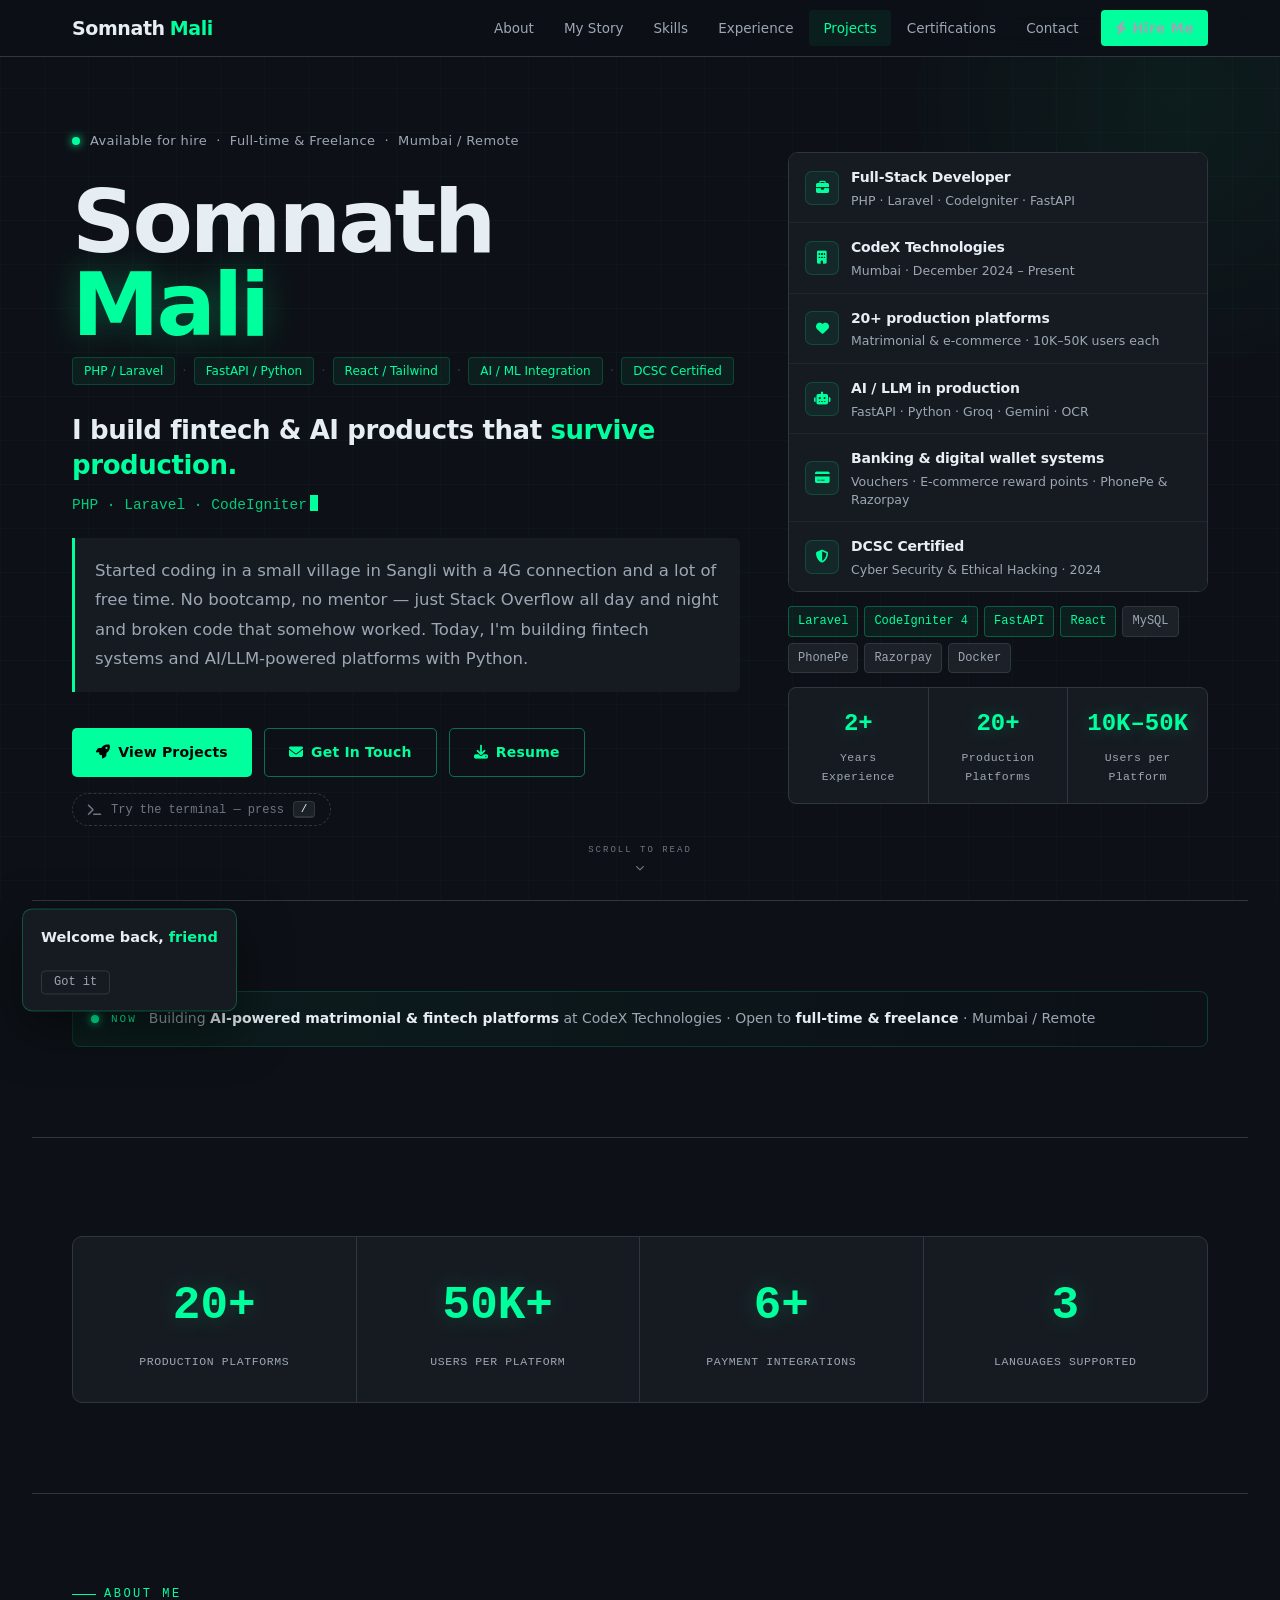
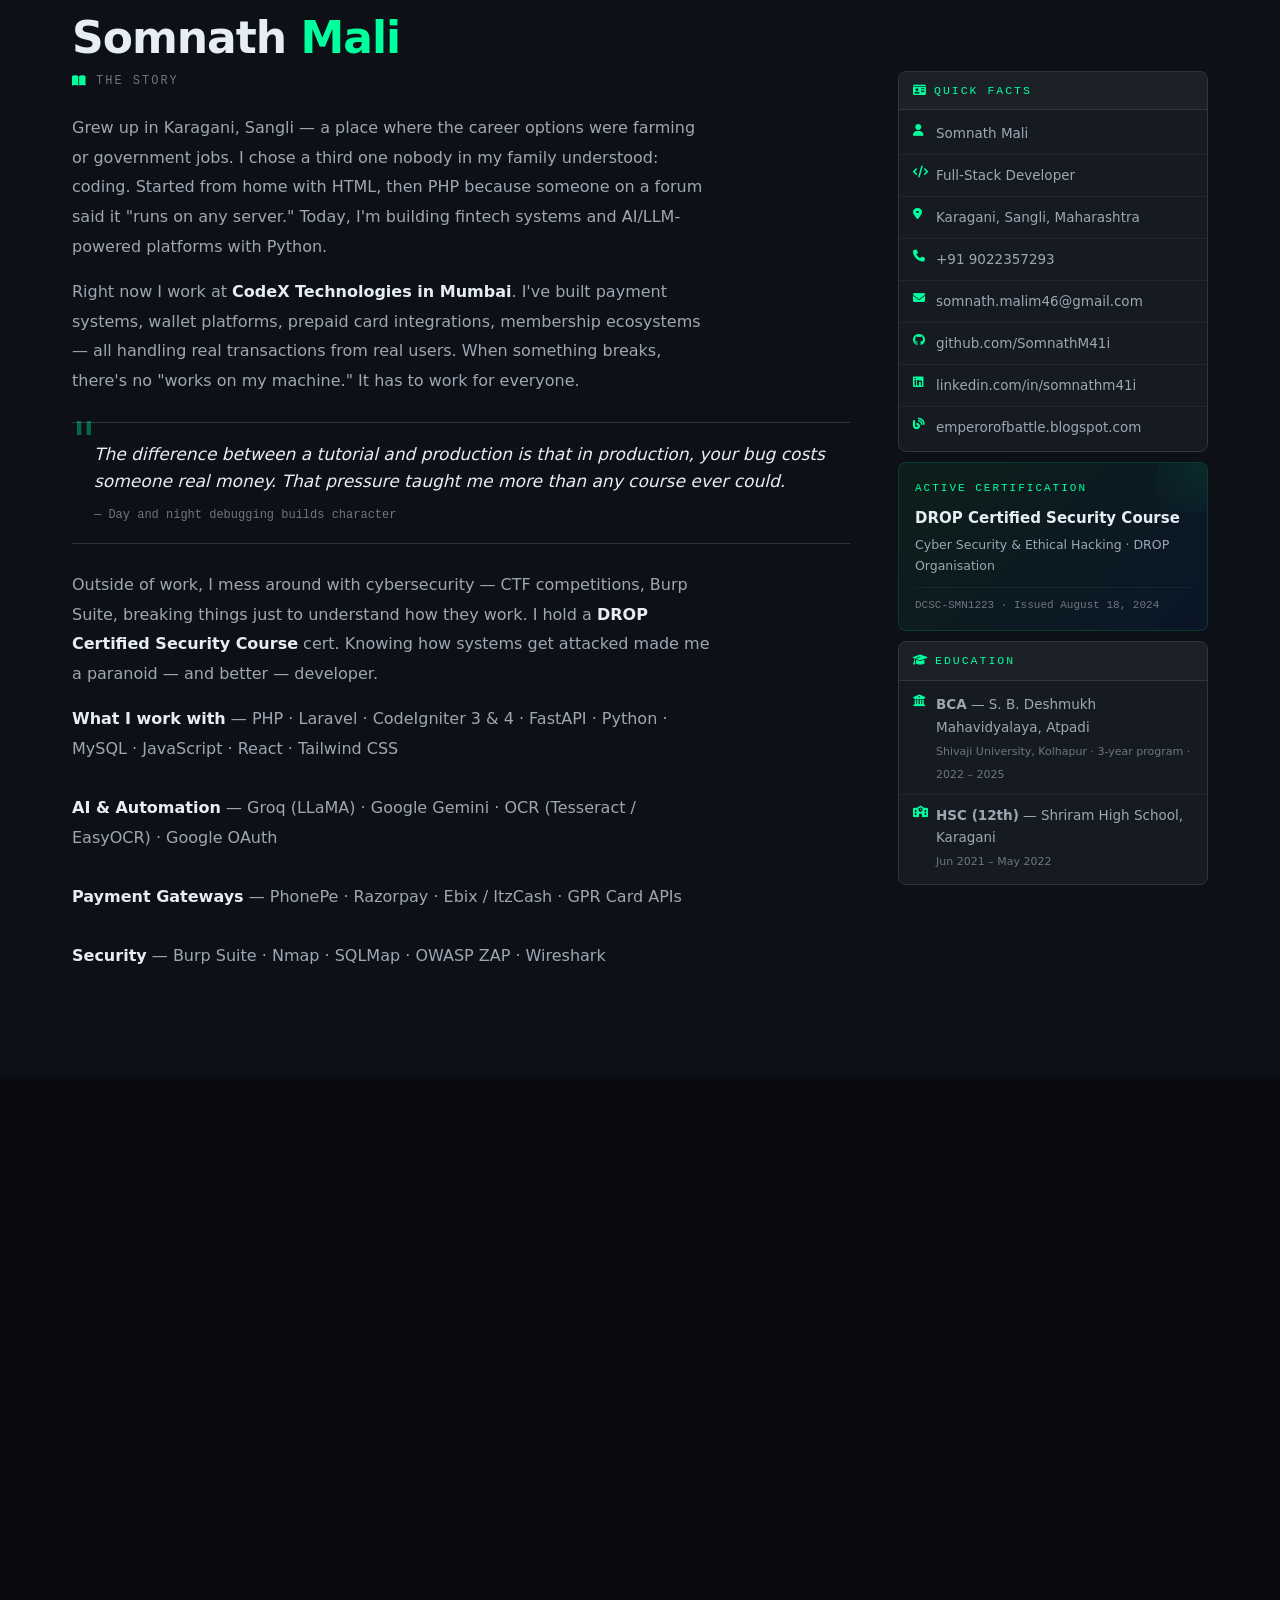
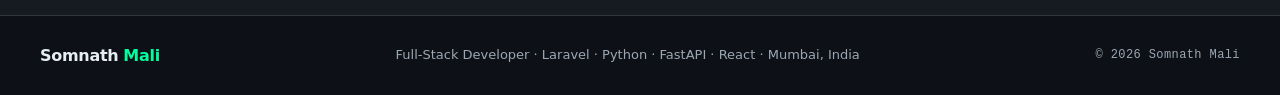
<file: index.html>
<!DOCTYPE html>
<html lang="en">

<head>
  <meta charset="UTF-8">
  <meta name="viewport" content="width=device-width, initial-scale=1.0">
  <script>document.documentElement.classList.add('js');</script>
  <title>Somnath Mali | Full Stack Developer</title>
  <meta name="theme-color" content="#00ff9d">
  <meta name="description"
    content="Portfolio of Somnath Mali — Full-Stack Developer specializing in PHP, Laravel, CodeIgniter, FastAPI, Python, React, AI/LLM Integration, and Cybersecurity.">
  <meta name="keywords"
    content="Somnath Mali, Full Stack Developer, PHP, Laravel, CodeIgniter, FastAPI, Python, React, Fintech, Cybersecurity">
  <meta name="author" content="Somnath Mali">
  <link rel="canonical" href="https://somnathm41i-portfolio.vercel.app/">
  <link rel="icon"
    href="data:image/svg+xml,%3Csvg xmlns='http://www.w3.org/2000/svg' viewBox='0 0 100 100'%3E%3Crect width='100' height='100' fill='%2300ff9d'/%3E%3Ctext x='50' y='72' font-family='Courier New,monospace' font-size='62' font-weight='800' text-anchor='middle' fill='%23000'%3ESM%3C/text%3E%3C/svg%3E">
  <meta property="og:type" content="website">
  <meta property="og:url" content="https://somnathm41i-portfolio.vercel.app/">
  <meta property="og:title" content="Somnath Mali — Full-Stack Developer">
  <meta property="og:description"
    content="Full-Stack Developer building production fintech systems, payment platforms, and AI/LLM-powered products. PHP · Laravel · CodeIgniter · FastAPI · React · Cybersecurity (DCSC Certified).">
  <meta property="og:image" content="https://somnathm41i-portfolio.vercel.app/og-image.png">
  <meta name="twitter:card" content="summary_large_image">
  <meta name="twitter:title" content="Somnath Mali — Full-Stack Developer">
  <meta name="twitter:description"
    content="Full-Stack Developer building production fintech systems, payment platforms, and AI/LLM-powered products. PHP · Laravel · CodeIgniter · FastAPI · React · Cybersecurity (DCSC Certified).">
  <meta name="twitter:image" content="https://somnathm41i-portfolio.vercel.app/og-image.png">
  <link rel="preconnect" href="https://cdnjs.cloudflare.com" crossorigin>
  <link href="https://cdnjs.cloudflare.com/ajax/libs/font-awesome/6.4.0/css/all.min.css" rel="stylesheet">
  <link rel="stylesheet" href="css/style.css">
  <link rel="stylesheet" href="css/responsive.css">
  <style>
    /* Story page: a scroll-synced visual chapter, not a click-through carousel. */
    #story { --story-accent: #ff8a24; background: #090b10; overflow: clip; }
    .story-intro { max-width: 760px; margin-bottom: 54px; }
    .story-intro .section-title .accent { color: var(--story-accent); }
    .story-layout { display: grid; grid-template-columns: minmax(260px, .8fr) minmax(380px, 1.2fr); gap: clamp(32px, 7vw, 100px); align-items: start; }
    .story-chapters { grid-column: 1; grid-row: 1; }
    .story-step { min-height: 76vh; display: flex; flex-direction: column; justify-content: center; padding: 56px 0; opacity: .42; transition: opacity .45s ease; }
    .story-step.is-active { opacity: 1; }
    .story-mobile-frame { display: none; }
    .story-step-count { color: var(--story-accent); font: 12px var(--font-mono); letter-spacing: 2px; text-transform: uppercase; }
    .story-step h3 { color: var(--text); font-size: clamp(32px, 4vw, 52px); letter-spacing: -1.8px; line-height: 1.05; margin: 16px 0; }
    .story-step p { color: var(--text-muted); font-size: 16px; line-height: 1.8; max-width: 390px; }
    .story-stage { grid-column: 2; grid-row: 1; position: sticky; top: 92px; height: min(76vh, 760px); min-height: 420px; display: grid; place-items: center; border: 1px solid rgba(255,138,36,.22); border-radius: 18px; overflow: hidden; background: radial-gradient(ellipse at 50% 45%, rgba(255,138,36,.1), transparent 65%), #101218; box-shadow: 0 30px 100px rgba(0,0,0,.42); }
    .story-stage::before { content: ''; position: absolute; inset: 0; pointer-events: none; z-index: 2; background: linear-gradient(130deg, rgba(255,138,36,.08), transparent 34%, transparent 72%, rgba(255,138,36,.06)); }
    .story-frame { width: min(100%, 680px); max-height: 100%; aspect-ratio: 1; object-fit: contain; display: block; }
    .story-enhanced .story-frame { position: absolute; inset: 0; margin: auto; opacity: 0; transform: scale(.96) translateY(18px); transition: opacity .65s ease, transform .8s cubic-bezier(.2,.7,.2,1); }
    .story-enhanced .story-frame.is-active { opacity: 1; transform: scale(1) translateY(0); }
    .story-progress { position: absolute; z-index: 3; left: 18px; bottom: 18px; display: flex; align-items: center; gap: 10px; padding: 9px 13px; border: 1px solid rgba(255,255,255,.18); border-radius: 99px; background: rgba(8,10,14,.82); color: #fff; font: 11px var(--font-mono); backdrop-filter: blur(10px); }
    .story-progress-track { width: 72px; height: 3px; overflow: hidden; background: rgba(255,255,255,.24); border-radius: 9px; }
    .story-progress-fill { display: block; width: 20%; height: 100%; background: var(--story-accent); transition: width .45s ease; }
    .story-end { margin-top: 34px; padding: 24px; border: 1px solid rgba(255,138,36,.2); border-radius: 12px; background: linear-gradient(110deg, rgba(255,138,36,.1), transparent 70%); color: var(--text-muted); }
    .story-end a { color: var(--story-accent); font-weight: 700; }
    @media (max-width: 900px) {
      .story-layout { grid-template-columns: 1fr; gap: 28px; }
      .story-stage { display: none; }
      .story-chapters { grid-column: 1; grid-row: 1; }
      .story-step { min-height: 0; padding: 30px 0; opacity: 1; }
      .story-mobile-frame { display: block; width: 100%; max-width: 520px; height: auto; margin-top: 20px; border: 1px solid rgba(255,138,36,.2); border-radius: 12px; }
      .story-intro { margin-bottom: 34px; }
    }
    @media (max-width: 580px) {
      .story-step { padding: 24px 0; }
      .story-step p { font-size: 15px; }
    }
    @media (prefers-reduced-motion: reduce) {
      .story-step, .story-frame, .story-progress-fill { transition: none !important; }
    }
  </style>
</head>

<body>

  <div class="scroll-progress" id="scrollProgress" aria-hidden="true"></div>

  <nav>
    <div class="nav-inner">
      <a class="brand-logo" href="#home">Somnath <span class="brand-accent">Mali</span></a>
      <button class="hamburger" id="hamburger" type="button" aria-label="Toggle navigation" aria-controls="mobileDrawer"
        aria-expanded="false"><span></span><span></span><span></span></button>
      <ul class="nav-links" id="navLinks">
        <li><a href="#about">About</a></li>
        <li><a href="#story">My Story</a></li>
        <li><a href="#skills">Skills</a></li>
        <li><a href="#experience">Experience</a></li>
        <li><a href="#projects">Projects</a></li>
        <li><a href="#certifications">Certifications</a></li>
        <li><a href="#contact">Contact</a></li>
        <li class="nav-cta"><a href="#contact" class="btn-nav"><i class="fas fa-bolt"></i> Hire Me</a></li>
      </ul>
    </div>
  </nav>

  <div class="drawer-backdrop" id="drawerBackdrop" aria-hidden="true"></div>
  <div class="mobile-drawer" id="mobileDrawer" aria-hidden="true">
    <div class="drawer-head">
      <a class="drawer-brand" href="#home">Somnath <span class="brand-accent">Mali</span></a>
      <span class="drawer-status"><span class="drawer-dot"></span> Available</span>
    </div>
    <ul class="drawer-links" id="drawerNavLinks">
      <li><a href="#about">About</a></li>
      <li><a href="#story">My Story</a></li>
      <li><a href="#skills">Skills</a></li>
      <li><a href="#experience">Experience</a></li>
      <li><a href="#projects">Projects</a></li>
      <li><a href="#certifications">Certifications</a></li>
      <li><a href="#contact">Contact</a></li>
    </ul>
    <div class="drawer-foot">
      <div class="drawer-social">
        <a href="https://github.com/SomnathM41i" target="_blank" rel="noopener" class="social-btn" title="GitHub"
          aria-label="GitHub"><i class="fab fa-github"></i></a>
        <a href="https://www.linkedin.com/in/somnathm41i/" target="_blank" rel="noopener" class="social-btn"
          title="LinkedIn" aria-label="LinkedIn"><i class="fab fa-linkedin"></i></a>
        <a href="mailto:somnath.malim46@gmail.com" class="social-btn" title="Email" aria-label="Email"><i
            class="fas fa-envelope"></i></a>
      </div>
      <a class="drawer-resume" href="resume.pdf"
        target="_blank" rel="noopener"><i class="fas fa-file-pdf"></i> Download Resume</a>
      <div class="drawer-loc"><i class="fas fa-map-marker-alt"></i> Mumbai / Remote</div>
    </div>
  </div>

  <section class="hero" id="home">
    <div class="hero-grid">
      <div>
        <div class="hero-status">
          <div class="status-dot"></div>
          <span class="status-text">Available for hire &nbsp;·&nbsp; Full-time & Freelance &nbsp;·&nbsp; Mumbai /
            Remote</span>
        </div>
        <h1 class="hero-name">
          <span class="first">Somnath</span><br>
          <span class="last">Mali</span>
        </h1>
        <div class="hero-role">
          <span class="tag">PHP / Laravel</span>
          <span class="sep">·</span>
          <span class="tag">FastAPI / Python</span>
          <span class="sep">·</span>
          <span class="tag">React / Tailwind</span>
          <span class="sep">·</span>
          <span class="tag">AI / ML Integration</span>
          <span class="sep">·</span>
          <span class="tag">DCSC Certified</span>
        </div>
        <p class="hero-proclaim">I build fintech &amp; AI products that <span class="hl">survive production.</span></p>
        <div class="type-line"><span id="typeText"></span><span class="type-cursor" aria-hidden="true"></span></div>
        <div class="hero-story">
          Started coding in a small village in Sangli with a 4G connection and a lot of free time. No bootcamp, no
          mentor — just Stack Overflow all day and night and broken code that somehow worked. Today, I'm
          building fintech systems and AI/LLM-powered platforms with Python.
        </div>
        <div class="hero-btns">
          <a href="#projects" class="btn btn-primary"><i class="fas fa-rocket"></i> View Projects</a>
          <a href="#contact" class="btn btn-ghost"><i class="fas fa-envelope"></i> Get In Touch</a>
          <a href="resume.pdf" target="_blank"
            rel="noopener" class="btn btn-ghost"><i class="fas fa-download"></i> Resume</a>
        </div>
        <button type="button" class="terminal-hint" id="terminalHint" aria-label="Open command terminal"><i
            class="fas fa-terminal"></i> Try the terminal — press <kbd>/</kbd></button>
      </div>

      <div class="hero-right">
        <div class="hero-dense">
          <div class="profile-card">
            <div class="profile-rows">
              <div class="profile-row"><i class="fas fa-briefcase"></i>
                <div><strong>Full-Stack Developer</strong><span>PHP · Laravel · CodeIgniter · FastAPI</span></div>
              </div>
              <div class="profile-row"><i class="fas fa-building"></i>
                <div><strong>CodeX Technologies</strong><span>Mumbai · December 2024 – Present</span></div>
              </div>
              <div class="profile-row"><i class="fas fa-heart"></i>
                <div><strong>20+ production platforms</strong><span>Matrimonial &amp; e-commerce · 10K–50K users
                    each</span></div>
              </div>
              <div class="profile-row"><i class="fas fa-robot"></i>
                <div><strong>AI / LLM in production</strong><span>FastAPI · Python · Groq · Gemini · OCR</span></div>
              </div>
              <div class="profile-row"><i class="fas fa-credit-card"></i>
                <div><strong>Banking &amp; digital wallet systems</strong><span>Vouchers · E-commerce reward points · PhonePe &amp; Razorpay</span></div>
              </div>
              <div class="profile-row"><i class="fas fa-shield-alt"></i>
                <div><strong>DCSC Certified</strong><span>Cyber Security &amp; Ethical Hacking · 2024</span></div>
              </div>
            </div>
          </div>
          <div class="hero-skills">
            <span class="skill-tag primary">Laravel</span><span class="skill-tag primary">CodeIgniter 4</span><span
              class="skill-tag primary">FastAPI</span><span class="skill-tag primary">React</span><span
              class="skill-tag">MySQL</span><span class="skill-tag">PhonePe</span><span
              class="skill-tag">Razorpay</span><span class="skill-tag">Docker</span>
          </div>
          <div class="hero-stats">
            <div class="hero-stat"><span class="hero-stat-num">2+</span><span class="hero-stat-label">Years
                Experience</span></div>
            <div class="hero-stat"><span class="hero-stat-num">20+</span><span class="hero-stat-label">Production
                Platforms</span></div>
            <div class="hero-stat"><span class="hero-stat-num">10K–50K</span><span class="hero-stat-label">Users per
                Platform</span></div>
          </div>
        </div>
      </div>
    </div>
    <div class="scroll-cue"><span>scroll to read</span><i class="fas fa-chevron-down"></i></div>
  </section>

  <div class="section-sep"></div>

  <div class="section-wrap">
    <div class="now-strip reveal">
      <span class="now-dot" aria-hidden="true"></span>
      <span class="now-label">Now</span>
      <span class="now-text">Building <strong>AI-powered matrimonial &amp; fintech platforms</strong> at CodeX
        Technologies · Open to <strong>full-time &amp; freelance</strong> · Mumbai / Remote</span>
    </div>
  </div>

  <div class="section-sep"></div>

  <section id="numbers">
    <div class="section-wrap">
      <div class="stats-band reveal">
        <div class="stat-cell">
          <div class="stat-num" data-count="20" data-suffix="+">0</div>
          <div class="stat-label">Production Platforms</div>
        </div>
        <div class="stat-cell">
          <div class="stat-num" data-count="50" data-suffix="K+">0</div>
          <div class="stat-label">Users per Platform</div>
        </div>
        <div class="stat-cell">
          <div class="stat-num" data-count="6" data-suffix="+">0</div>
          <div class="stat-label">Payment Integrations</div>
        </div>
        <div class="stat-cell">
          <div class="stat-num" data-count="3" data-suffix="">0</div>
          <div class="stat-label">Languages Supported</div>
        </div>
      </div>
    </div>
  </section>

  <div class="section-sep"></div>

  <section id="about">
    <div class="section-wrap">
      <div class="section-tag">About Me</div>
      <h2 class="section-title reveal">Somnath <span class="accent">Mali</span></h2>
      <div class="about-grid">
        <div>
          <div class="about-chapter-label reveal"><i class="fas fa-book-open"></i> The Story</div>
          <p class="story-para reveal d1">Grew up in Karagani, Sangli — a place where the career options were farming or
            government jobs. I chose a third one nobody in my family understood: coding. Started from home with HTML,
            then PHP because someone on a forum said it "runs on any server." Today, I'm building fintech
            systems and AI/LLM-powered platforms with Python.</p>
          <p class="story-para reveal d1">Right now I work at <strong>CodeX Technologies in Mumbai</strong>. I've built
            payment systems, wallet platforms, prepaid card integrations, membership ecosystems — all handling real
            transactions from real users. When something breaks, there's no "works on my machine." It has to work for
            everyone.</p>
          <div class="pull-quote reveal d2">
            The difference between a tutorial and production is that in production, your bug costs someone real money.
            That pressure taught me more than any course ever could.
            <cite>— Day and night debugging builds character</cite>
          </div>
          <p class="story-para reveal d2">Outside of work, I mess around with cybersecurity — CTF competitions, Burp
            Suite, breaking things just to understand how they work. I hold a <strong>DROP Certified Security
              Course</strong> cert. Knowing how systems get attacked made me a paranoid — and better — developer.</p>
          <p class="story-para reveal d3"><strong>What I work with</strong> — PHP · Laravel · CodeIgniter 3 &amp; 4 ·
            FastAPI · Python · MySQL · JavaScript · React · Tailwind CSS<br><br>
            <strong>AI &amp; Automation</strong> — Groq (LLaMA) · Google Gemini · OCR (Tesseract / EasyOCR) · Google
            OAuth<br><br>
            <strong>Payment Gateways</strong> — PhonePe · Razorpay · Ebix / ItzCash · GPR Card APIs<br><br>
            <strong>Security</strong> — Burp Suite · Nmap · SQLMap · OWASP ZAP · Wireshark
          </p>
        </div>
        <div>
          <div class="info-card reveal d1">
            <div class="info-card-head"><i class="fas fa-id-card"></i> Quick Facts</div>
            <div class="info-rows">
              <div class="info-row"><i class="fas fa-user"></i><span>Somnath Mali</span></div>
              <div class="info-row"><i class="fas fa-code"></i><span>Full-Stack Developer</span></div>
              <div class="info-row"><i class="fas fa-map-marker-alt"></i><span>Karagani, Sangli, Maharashtra</span>
              </div>
              <div class="info-row"><i class="fas fa-phone"></i><span>+91 9022357293</span></div>
              <div class="info-row"><i class="fas fa-envelope"></i><a
                  href="mailto:somnath.malim46@gmail.com">somnath.malim46@gmail.com</a></div>
              <div class="info-row"><i class="fab fa-github"></i><a href="https://github.com/SomnathM41i"
                  target="_blank">github.com/SomnathM41i</a></div>
              <div class="info-row"><i class="fab fa-linkedin"></i><a href="https://linkedin.com/in/somnathm41i"
                  target="_blank">linkedin.com/in/somnathm41i</a></div>
              <div class="info-row"><i class="fas fa-blog"></i><a href="https://emperorofbattle.blogspot.com"
                  target="_blank">emperorofbattle.blogspot.com</a></div>
            </div>
          </div>
          <div class="cert-dark reveal d2">
            <div class="cert-dark-label">active certification</div>
            <div class="cert-dark-name">DROP Certified Security Course</div>
            <div class="cert-dark-sub">Cyber Security & Ethical Hacking · DROP Organisation</div>
            <div class="cert-dark-num">DCSC-SMN1223 · Issued August 18, 2024</div>
          </div>
          <div class="info-card reveal d3">
            <div class="info-card-head"><i class="fas fa-graduation-cap"></i> Education</div>
            <div class="info-rows">
              <div class="info-row"><i class="fas fa-university"></i><span><strong>BCA</strong> — S. B. Deshmukh
                  Mahavidyalaya, Atpadi<br><small class="info-date">Shivaji University, Kolhapur · 3-year program · 2022 – 2025</small></span></div>
              <div class="info-row"><i class="fas fa-school"></i><span><strong>HSC (12th)</strong> — Shriram High
                  School, Karagani<br><small class="info-date">Jun 2021 – May 2022</small></span></div>
            </div>
          </div>
        </div>
      </div>
    </div>
  </section>

  <div class="section-sep"></div>

  <section id="story" aria-labelledby="story-title">
    <div class="section-wrap">
      <div class="story-intro">
        <div class="section-tag">A little more personal</div>
        <h2 class="section-title reveal" id="story-title">Beyond <span class="accent">the code</span></h2>
        <p class="section-desc reveal d1">Keep scrolling. The story moves with you.</p>
      </div>
      <div class="story-layout" id="storyExperience">
        <div class="story-chapters">
          <article class="story-step is-active" data-story-step="0">
            <span class="story-step-count">01 / 05 · Introduction</span>
            <h3>Hi, I'm Somnath.</h3>
            <p>Software engineer by profession, builder by passion. I turn ideas into useful products, one commit at a time.</p>
            <img class="story-mobile-frame" src="images/slide1.png" alt="Somnath introduces himself as a software engineer and builder" loading="lazy" width="1254" height="1254">
          </article>
          <article class="story-step" data-story-step="1">
            <span class="story-step-count">02 / 05 · What I build</span>
            <h3>Ideas into products.</h3>
            <p>Web applications, AI agents, SaaS products, and automation systems designed to solve real problems.</p>
            <img class="story-mobile-frame" src="images/slide2.png" alt="Somnath's work across web development, AI, SaaS, and automation" loading="lazy" width="1254" height="1254">
          </article>
          <article class="story-step" data-story-step="2">
            <span class="story-step-count">03 / 05 · My philosophy</span>
            <h3>Code. Build. Learn. Repeat.</h3>
            <p>Consistent progress, curiosity, and sharing what I learn keep the work moving forward.</p>
            <img class="story-mobile-frame" src="images/slide3.png" alt="Somnath's philosophy of solving problems, learning, sharing, and growing" loading="lazy" width="1254" height="1254">
          </article>
          <article class="story-step" data-story-step="3">
            <span class="story-step-count">04 / 05 · Outside work</span>
            <h3>Room for life, too.</h3>
            <p>Coffee, nature, travel, music, and learning help me reset and bring fresh ideas back to the work.</p>
            <img class="story-mobile-frame" src="images/slide4.png" alt="Somnath's interests beyond work: coffee, travel, nature, fitness, learning, and music" loading="lazy" width="1254" height="1254">
          </article>
          <article class="story-step" data-story-step="4">
            <span class="story-step-count">05 / 05 · Your turn</span>
            <h3>Building something?</h3>
            <p>Have an idea, a project, or just want to connect? I’m open to good conversations and collaborations.</p>
            <img class="story-mobile-frame" src="images/slide5.png" alt="Somnath invites visitors to discuss projects and collaboration" loading="lazy" width="1254" height="1254">
          </article>
        </div>
        <div class="story-stage" aria-label="Somnath's five-part visual story">
          <img class="story-frame is-active" src="images/slide1.png" alt="Somnath introduces himself as a software engineer and builder" fetchpriority="high" width="1254" height="1254">
          <img class="story-frame" src="images/slide2.png" alt="Somnath's work across web development, AI, SaaS, and automation" loading="lazy" width="1254" height="1254">
          <img class="story-frame" src="images/slide3.png" alt="Somnath's philosophy of solving problems, learning, sharing, and growing" loading="lazy" width="1254" height="1254">
          <img class="story-frame" src="images/slide4.png" alt="Somnath's interests beyond work: coffee, travel, nature, fitness, learning, and music" loading="lazy" width="1254" height="1254">
          <img class="story-frame" src="images/slide5.png" alt="Somnath invites visitors to discuss projects and collaboration" loading="lazy" width="1254" height="1254">
          <div class="story-progress" aria-live="polite"><span id="storyProgressLabel">01 / 05</span><span class="story-progress-track" aria-hidden="true"><span class="story-progress-fill" id="storyProgressFill"></span></span><span>Keep scrolling</span></div>
        </div>
      </div>
      <p class="story-end reveal">Have a project in mind? <a href="#contact">Let’s talk <i class="fas fa-arrow-right" aria-hidden="true"></i></a></p>
    </div>
  </section>

  <div class="section-sep"></div>

  <section id="skills">
    <div class="section-wrap">
      <div class="section-tag">Skills</div>
      <h2 class="section-title reveal">Skills &amp; <span class="accent">Technologies</span></h2>
      <p class="section-desc reveal d1">Things I've actually used in projects that went to production. Not a wishlist.
      </p>
      <div class="skills-grid reveal d2">
        <div class="skill-cat">
          <div class="skill-cat-head"><i class="fas fa-server"></i> Backend</div>
          <div class="skill-tags">
            <span class="skill-tag primary">PHP (OOP)</span><span class="skill-tag primary">Laravel</span><span
              class="skill-tag primary">Blade</span>
            <span class="skill-tag primary">CodeIgniter 4</span><span class="skill-tag primary">CodeIgniter 3</span>
            <span class="skill-tag">RESTful APIs</span><span class="skill-tag">MVC</span><span
              class="skill-tag">Composer</span>
          </div>
        </div>
        <div class="skill-cat">
          <div class="skill-cat-head"><i class="fas fa-palette"></i> Frontend</div>
          <div class="skill-tags">
            <span class="skill-tag primary">React.js</span><span class="skill-tag primary">Vite</span>
            <span class="skill-tag primary">Tailwind CSS</span><span class="skill-tag primary">JavaScript ES6+</span>
            <span class="skill-tag">HTML5 / CSS3</span><span class="skill-tag">Bootstrap 5</span><span
              class="skill-tag">Framer Motion</span>
          </div>
        </div>
        <div class="skill-cat">
          <div class="skill-cat-head"><i class="fas fa-database"></i> Database</div>
          <div class="skill-tags">
            <span class="skill-tag primary">MySQL</span><span class="skill-tag">Schema Design</span>
            <span class="skill-tag">Query Optimisation</span><span class="skill-tag">Indexing</span>
            <span class="skill-tag">PostgreSQL</span><span class="skill-tag">Stored Procedures</span>
          </div>
        </div>
        <div class="skill-cat">
          <div class="skill-cat-head"><i class="fas fa-credit-card"></i> Payments & APIs</div>
          <div class="skill-tags">
            <span class="skill-tag primary">PhonePe</span><span class="skill-tag primary">Razorpay</span>
            <span class="skill-tag">Webhook Handling</span><span class="skill-tag">Reconciliation</span>
            <span class="skill-tag">CSRF Protection</span><span class="skill-tag">JWT</span>
          </div>
        </div>
        <div class="skill-cat">
          <div class="skill-cat-head"><i class="fas fa-shield-alt"></i> Security</div>
          <div class="skill-tags">
            <span class="skill-tag cert">Burp Suite</span><span class="skill-tag cert">Nmap</span>
            <span class="skill-tag cert">Metasploit</span><span class="skill-tag cert">SQLMap</span>
            <span class="skill-tag cert">OWASP ZAP</span><span class="skill-tag cert">Wireshark</span>
          </div>
        </div>
        <div class="skill-cat">
          <div class="skill-cat-head"><i class="fas fa-user-secret"></i> Ethical Hacking</div>
          <div class="skill-tags">
            <span class="skill-tag cert">Hydra</span><span class="skill-tag cert">Nikto</span>
            <span class="skill-tag cert">John the Ripper</span><span class="skill-tag cert">Hashcat</span>
            <span class="skill-tag cert">Web App Pentest</span><span class="skill-tag cert">CTF</span>
          </div>
        </div>
        <div class="skill-cat">
          <div class="skill-cat-head"><i class="fas fa-terminal"></i> DevOps</div>
          <div class="skill-tags">
            <span class="skill-tag">Git / GitHub</span><span class="skill-tag">Docker</span>
            <span class="skill-tag">Linux (Ubuntu)</span><span class="skill-tag">Bash Scripting</span>
            <span class="skill-tag">Apache / Nginx</span><span class="skill-tag">Postman</span>
            <span class="skill-tag">Celery</span><span class="skill-tag">Redis</span>
          </div>
        </div>
        <div class="skill-cat">
          <div class="skill-cat-head"><i class="fas fa-robot"></i> AI &amp; Automation</div>
          <div class="skill-tags">
            <span class="skill-tag primary">FastAPI</span><span class="skill-tag primary">Python</span>
            <span class="skill-tag primary">Groq (LLaMA)</span><span class="skill-tag">Google Gemini</span>
            <span class="skill-tag">OCR (Tesseract / EasyOCR)</span><span class="skill-tag">Google OAuth</span>
            <span class="skill-tag">SQLAlchemy</span><span class="skill-tag">Docker Compose</span>
          </div>
        </div>
        <div class="skill-cat">
          <div class="skill-cat-head"><i class="fas fa-tools"></i> Dev Tools</div>
          <div class="skill-tags">
            <span class="skill-tag">VS Code</span><span class="skill-tag">PHPStorm</span>
            <span class="skill-tag">PHPUnit</span><span class="skill-tag">Laravel Filament</span>
            <span class="skill-tag">Composer</span><span class="skill-tag">NPM</span>
          </div>
        </div>
      </div>
    </div>
  </section>

  <div class="section-sep"></div>

  <section id="experience">
    <div class="section-wrap">
      <div class="section-tag">Experience</div>
      <h2 class="section-title reveal">Professional <span class="accent">Experience</span></h2>
      <p class="section-desc reveal d1">Over two years, a lot of caffeine, and more bugs than I'd like to admit.</p>

      <div class="exp-timeline">
        <div class="exp-entry reveal">
          <div class="exp-meta">
            <span class="exp-badge current">Current</span>
            <span class="exp-date">December 2024 – Present</span>
          </div>
          <div class="exp-title">Full Stack Developer</div>
          <div class="exp-company"><i class="fas fa-building"></i> CodeX Technologies, Mumbai</div>
          <div class="exp-items">
            <div class="exp-item"><span class="arrow">›</span><span>Developed <strong>myvivahai</strong>, an AI-powered
                matrimonial biodata extraction &amp; matching platform using <strong>Python/FastAPI</strong>, React, and
                Tailwind CSS — integrating OCR document parsing and AI-driven matching via Groq &amp; Gemini</span>
            </div>
            <div class="exp-item"><span class="arrow">›</span><span>Developed and optimized RESTful APIs for
                authentication, wallet management, and reward points system with secure and scalable performance <span
                  class="code">auth · wallet · rewards</span></span></div>
            <div class="exp-item"><span class="arrow">›</span><span>Built role-based admin and super admin system for
                <strong>Lotus Brand Bazaar</strong>, improving access control and operational security for a
                high-traffic e-commerce platform</span></div>
            <div class="exp-item"><span class="arrow">›</span><span>Contributed to full-stack development of <strong>20+
                  matrimonial platforms in Maharashtra</strong> — each serving 10K to 50K users. End-to-end ownership
                from API design, database architecture, backend, frontend, CRM, and CMS.</span></div>
            <div class="exp-item"><span class="arrow">›</span><span>Built and open-sourced
                <strong>Matrimony_Platform</strong>, a full-featured matrimony application with Laravel, featuring
                authentication, profile management, matchmaking, and an admin dashboard with Blade templating</span>
            </div>
            <div class="exp-item"><span class="arrow">›</span><span>Designed and integrated payment gateway solutions
                (<strong>PhonePe, Razorpay</strong>) for real-time secure financial transactions with webhook
                reconciliation</span></div>
            <div class="exp-item"><span class="arrow">›</span><span>Developed CRM and banking applications with
                high-performance, secure architecture following industry best practices</span></div>
          </div>
          <div class="exp-stack">
            <span class="stack-chip">Laravel</span><span class="stack-chip">CodeIgniter 4</span><span
              class="stack-chip">FastAPI</span><span class="stack-chip">Python</span>
            <span class="stack-chip">MySQL</span><span class="stack-chip">REST APIs</span><span
              class="stack-chip">PhonePe</span><span class="stack-chip">Razorpay</span>
            <span class="stack-chip">RBAC</span><span class="stack-chip">React</span><span class="stack-chip">Tailwind
              CSS</span><span class="stack-chip">Groq</span><span class="stack-chip">Gemini</span>
          </div>
        </div>

        <div class="exp-entry past reveal d1">
          <div class="exp-meta">
            <span class="exp-badge freelance">Freelance</span>
            <span class="exp-date">January 2025 – March 2025</span>
          </div>
          <div class="exp-title">Independent Full Stack Developer</div>
          <div class="exp-company"><i class="fas fa-laptop-code"></i> Self-Directed · Sangli, Maharashtra</div>
          <div class="exp-items">
            <div class="exp-item"><span class="arrow">›</span><span>Delivered a complete <strong>Gold Loan Management
                  System</strong> for a Sangli-based client using CodeIgniter 4 and MySQL — from zero to
                deployment</span></div>
            <div class="exp-item"><span class="arrow">›</span><span>Implemented <strong>dual-language support (Marathi &
                  English)</strong> with seamless switching capability and localized PDF report generation</span></div>
            <div class="exp-item"><span class="arrow">›</span><span>Built comprehensive APIs for profit & loss tracking,
                employee salary management, borrowings, and gold loan operations with real-time AJAX updates</span>
            </div>
            <div class="exp-item"><span class="arrow">›</span><span>Integrated CSRF protection and completed full
                lifecycle from requirements to deployment within a <span class="code">10-week MVP cycle</span></span>
            </div>
          </div>
          <div class="exp-stack">
            <span class="stack-chip">CodeIgniter 4</span><span class="stack-chip">MySQL</span>
            <span class="stack-chip">Bootstrap 5</span><span class="stack-chip">AJAX</span>
            <span class="stack-chip">PDF Generation</span><span class="stack-chip">Marathi i18n</span><span
              class="stack-chip">CSRF</span>
          </div>
        </div>

        <div class="exp-entry past reveal d2">
          <div class="exp-meta">
            <span class="exp-badge intern">Internship</span>
            <span class="exp-date">June 2024 – December 2024</span>
          </div>
          <div class="exp-title">Full Stack Developer Intern</div>
          <div class="exp-company"><i class="fas fa-building"></i> CodeX Technologies · Remote</div>
          <div class="exp-items">
            <div class="exp-item"><span class="arrow">›</span><span>Six-month internship, followed directly by a
                full-time role at CodeX Technologies</span></div>
          </div>
        </div>
      </div>
    </div>
  </section>

  <div class="section-sep"></div>

  <section id="testimonials">
    <div class="section-wrap">
      <div class="section-tag">What People Say</div>
      <h2 class="section-title reveal">Client <span class="accent">Notes</span></h2>
      <p class="section-desc reveal d1">I don't collect reviews — these are just things people said after we shipped.
      </p>
      <div class="testimonial-grid">
        <div class="testimonial-card reveal">
          <p class="testimonial-quote">"Somnath understood what our business needed before writing a single line of code.
            He built our website from scratch, explained every step in simple terms, and whenever we asked for a change,
            it was done quickly. Today we share our website with customers with confidence."</p>
          <div class="testimonial-who">Yogesh Kale</div>
          <div class="testimonial-role">Owner · <a href="https://garududyogsamuh.com/" target="_blank"
              rel="noopener">Garud Udyog Samuh</a>, Hyderabad</div>
        </div>
        <div class="testimonial-card reveal d1">
          <p class="testimonial-quote">"We wanted a website that shows our construction work properly, and that is
            exactly what we got. Customers now look at our projects online before they call us. Somnath was easy to
            work with, kept us updated, and delivered what he promised."</p>
          <div class="testimonial-who">Bharat Bandgar</div>
          <div class="testimonial-role">Owner · <a href="https://bandgarconstruction.com/" target="_blank"
              rel="noopener">Bandgar Construction</a>, Karagani</div>
        </div>
      </div>
    </div>
  </section>

  <div class="section-sep"></div>

  <section id="projects">
    <div class="section-wrap">
      <div class="section-tag">Portfolio</div>
      <h2 class="section-title reveal">Featured <span class="accent">Projects</span></h2>
      <p class="section-desc reveal d1">Some of these are live with real users. Some are open source. All of them taught
        me something.</p>
      <div class="projects-grid">
        <div class="project-card ai-project reveal">
          <div class="project-visuals">
            <div class="project-art">MV</div>
          </div>
          <div class="project-card-top">
            <span class="project-status-badge live">Live</span>
            <div class="project-icon-wrap"><i class="fas fa-heart"></i></div>
          </div>
          <div class="project-body">
            <div class="project-name">myvivahai</div>
            <p class="project-story">AI-powered matrimonial biodata extraction & matching platform built during tenure
              at CodeX Technologies. Python/FastAPI backend with React frontend. Features OCR-based biodata parsing
              (Tesseract, EasyOCR), multilingual support (English, Hindi, Marathi), and AI-driven profile matching via
              Groq (LLaMA) and Google Gemini.</p>
            <div class="project-impact">AI-powered matching · OCR biodata extraction · Dockerized · 3-language support
            </div>
            <div class="project-tags">
              <span class="project-tag">Python</span><span class="project-tag">FastAPI</span>
              <span class="project-tag">React</span><span class="project-tag">Tailwind CSS</span><span
                class="project-tag">Groq</span><span class="project-tag">Gemini</span>
              <span class="project-tag">OCR</span><span class="project-tag">Docker</span><span
                class="project-tag">MySQL</span>
            </div>
            <div class="project-links">
              <a href="https://github.com/SomnathM41i/myvivahai" target="_blank" class="project-link"><i
                  class="fab fa-github"></i> GitHub</a>
              <button type="button" class="project-link case-btn" data-case="myvivahai"><i class="fas fa-book-open"></i>
                Case Study</button>
            </div>
          </div>
        </div>
        <div class="project-card reveal d1">
          <div class="project-visuals">
            <div class="project-art">LB</div>
          </div>
          <div class="project-card-top">
            <span class="project-status-badge live">Live</span>
            <div class="project-icon-wrap"><i class="fas fa-store"></i></div>
          </div>
          <div class="project-body">
            <div class="project-name">Lotus Brand Bazaar</div>
            <p class="project-story">High-traffic e-commerce platform serving Dombivli East, Thane. Built with Laravel,
              featuring secure authentication, role-based admin system, wallet management, and real-time payment
              integration.</p>
            <div class="project-impact">RBAC system · PhonePe payments live · Wallet & reward points in production</div>
            <div class="project-tags">
              <span class="project-tag">Laravel</span><span class="project-tag">MySQL</span>
              <span class="project-tag">Bootstrap</span><span class="project-tag">PhonePe API</span><span
                class="project-tag">RBAC</span>
            </div>
            <div class="project-links">
              <a href="https://lotusbrandbazaar.com/" target="_blank" rel="noopener" class="project-link"><i
                  class="fas fa-external-link-alt"></i> Live</a>
              <button type="button" class="project-link case-btn" data-case="generic"><i class="fas fa-book-open"></i>
                Case Study</button>
            </div>
          </div>
        </div>
        <div class="project-card reveal d2">
          <div class="project-visuals">
            <div class="project-art">GL</div>
          </div>
          <div class="project-card-top">
            <span class="project-status-badge client">Freelance · Delivered</span>
            <div class="project-icon-wrap"><i class="fas fa-coins"></i></div>
          </div>
          <div class="project-body">
            <div class="project-name">Gold Loan Management System</div>
            <p class="project-story">Complete business management web application delivered for a Sangli-based client.
              Features dual-language support (Marathi/English), profit & loss tracking, employee management, and
              automated PDF reports.</p>
            <div class="project-impact">Dual-language (Marathi/English) · PDF automation · Solo, 10-week delivery</div>
            <div class="project-tags">
              <span class="project-tag">CodeIgniter 4</span><span class="project-tag">MySQL</span>
              <span class="project-tag">Bootstrap 5</span><span class="project-tag">AJAX</span><span
                class="project-tag">i18n</span>
            </div>
            <div class="project-links">
              <button type="button" class="project-link case-btn" data-case="generic"><i class="fas fa-book-open"></i>
                Case Study</button>
            </div>
          </div>
        </div>
        <div class="project-card reveal d3">
          <div class="project-visuals">
            <div class="project-art">MS</div>
          </div>
          <div class="project-card-top">
            <span class="project-status-badge live">Live</span>
            <div class="project-icon-wrap"><i class="fas fa-heart"></i></div>
          </div>
          <div class="project-body">
            <div class="project-name">Matrimonial Platform Suite</div>
            <p class="project-story">Contributed to frontend and backend development for <strong>20+ matrimonial
                platforms</strong> in Maharashtra — each serving 10K to 50K users. Handled end-to-end development from
              API design, database architecture, backend, frontend, CRM, and CMS.</p>
            <div class="project-impact">20+ live platforms · Razorpay integrated · 10K–50K users per platform</div>
            <div class="project-tags">
              <span class="project-tag">Laravel</span><span class="project-tag">React</span>
              <span class="project-tag">MySQL</span><span class="project-tag">Razorpay</span><span
                class="project-tag">REST API</span>
            </div>
            <div class="project-links">
              <button type="button" class="project-link case-btn" data-case="generic"><i class="fas fa-book-open"></i>
                Case Study</button>
            </div>
          </div>
        </div>
        <div class="project-card reveal d4">
          <div class="project-visuals">
            <div class="project-art">MP</div>
          </div>
          <div class="project-card-top">
            <span class="project-status-badge live">Live</span>
            <div class="project-icon-wrap"><i class="fas fa-heart"></i></div>
          </div>
          <div class="project-body">
            <div class="project-name">Matrimony_Platform</div>
            <p class="project-story">Matrimony platform developed during tenure at CodeX Technologies using Laravel.
              Features user authentication, profile management, matchmaking, admin dashboard, and Blade-templated UI.
            </p>
            <div class="project-impact">Laravel · Blade templating · Full CRUD · Open source</div>
            <div class="project-tags">
              <span class="project-tag">Laravel</span><span class="project-tag">Blade</span>
              <span class="project-tag">MySQL</span><span class="project-tag">PHP</span><span
                class="project-tag">Bootstrap</span>
            </div>
            <div class="project-links">
              <a href="https://github.com/SomnathM41i/Matrimony_Platform" target="_blank" class="project-link"><i
                  class="fab fa-github"></i> GitHub</a>
              <button type="button" class="project-link case-btn" data-case="generic"><i class="fas fa-book-open"></i>
                Case Study</button>
            </div>
          </div>
        </div>
        <div class="project-card reveal d5">
          <div class="project-visuals">
            <div class="project-art">CB</div>
          </div>
          <div class="project-card-top">
            <span class="project-status-badge prod">Enterprise · Internal</span>
            <div class="project-icon-wrap"><i class="fas fa-landmark"></i></div>
          </div>
          <div class="project-body">
            <div class="project-name">CRM & Banking Applications</div>
            <p class="project-story">Developed enterprise-level CRM tools and banking-related applications with
              high-performance architecture. Implemented secure data handling, role-based permissions, and real-time
              transaction processing.</p>
            <div class="project-impact">High-concurrency MySQL · Zero-trust RBAC · Audit-ready transaction logs</div>
            <div class="project-tags">
              <span class="project-tag">PHP</span><span class="project-tag">Laravel</span>
              <span class="project-tag">MySQL</span><span class="project-tag">Security-First</span>
            </div>
            <div class="project-links">
              <button type="button" class="project-link case-btn" data-case="generic"><i class="fas fa-book-open"></i>
                Case Study</button>
            </div>
          </div>
        </div>
      </div>
    </div>
  </section>

  <div class="section-sep"></div>

  <section id="certifications">
    <div class="section-wrap">
      <div class="section-tag">Credentials</div>
      <h2 class="section-title reveal">Certifications <span class="accent">&amp; Education</span></h2>
      <p class="section-desc reveal d1">Not collecting certificates for the sake of it. These ones actually matter.</p>
      <div class="cert-grid">
        <div class="cert-block reveal">
          <div class="cert-icon-wrap"><i class="fas fa-shield-alt"></i></div>
          <div class="cert-name">DROP Certified Security Course</div>
          <div class="cert-issuer">DROP Organization · Cybersecurity & Ethical Hacking</div>
          <p class="cert-story">Successfully completed comprehensive training in web application penetration testing,
            ethical hacking, and secure web development practices. Validates expertise in cybersecurity principles and
            secure coding standards.</p>
          <div class="cert-id">Certificate No: DCSC-SMN1223 · Issued: August 18, 2024</div>
        </div>
        <div class="cert-block reveal d1">
          <div class="cert-icon-wrap"><i class="fas fa-graduation-cap"></i></div>
          <div class="cert-name">Bachelor of Computer Applications</div>
          <div class="cert-issuer">Shrimant Babasaheb Deshmukh Mahavidyalaya, Atpadi · Shivaji University, Kolhapur</div>
          <p class="cert-story">Comprehensive education in computer science fundamentals, programming, database
            management, and software engineering. Strong foundation in algorithms, data structures, and web
            technologies.</p>
          <div class="cert-id">BCA · 3-year program · 2022 – 2025 · Atpadi, Maharashtra</div>
        </div>
      </div>
    </div>
  </section>

  <div class="section-sep"></div>

  <section id="fresh">
    <div class="section-wrap">
      <div class="section-tag">Fresh Content</div>
      <h2 class="section-title reveal">Latest From The <span class="accent">Blog</span></h2>
      <p class="section-desc reveal d1">Writing about what I'm building and breaking — in production.</p>
      <div class="blog-grid reveal d2" id="blogGrid">
        <div class="blog-card" style="grid-column:1/-1;text-align:center;color:var(--text-dim);cursor:default"><i
            class="fas fa-circle-notch fa-spin"></i> Loading latest posts…</div>
      </div>
      <div class="section-tag" style="margin-top:52px">Live Activity</div>
      <h2 class="section-title reveal">Recent <span class="accent">GitHub</span></h2>
      <div class="gh-strip reveal d1" id="ghStrip">
        <div class="gh-item" style="cursor:default"><span class="gh-icon"><i
              class="fas fa-circle-notch fa-spin"></i></span><span class="gh-text">Fetching activity…</span></div>
      </div>
    </div>
  </section>

  <div class="section-sep"></div>

  <section id="contact">
    <div class="section-wrap">
      <div class="section-tag">Let's Connect</div>
      <h2 class="section-title reveal">Get <span class="accent">In Touch</span></h2>
      <div class="contact-grid">
        <div>
          <p class="contact-story reveal d1">If you're building something that needs to handle real traffic, real
            payments, or real users — and you want someone who has been through the pain of production — let's talk. No
            hype, just dependable, working software.</p>
          <div class="contact-channels reveal d2">
            <a href="mailto:somnath.malim46@gmail.com" class="channel-btn" data-copy="somnath.malim46@gmail.com"
              title="Click to copy"><i class="fas fa-envelope"></i> somnath.malim46@gmail.com</a>
            <a href="tel:+919022357293" class="channel-btn"><i class="fas fa-phone"></i> +91 9022357293</a>
            <a href="resume.pdf" target="_blank"
              rel="noopener" class="channel-btn"><i class="fas fa-file-pdf"></i> Download Resume</a>
            <span class="channel-btn"><i class="fas fa-map-marker-alt"></i> Karagani, Sangli, Maharashtra</span>
            <a href="https://emperorofbattle.blogspot.com" target="_blank" class="channel-btn"><i
                class="fas fa-blog"></i> emperorofbattle.blogspot.com</a>
          </div>
          <div class="social-row reveal d3">
            <a href="https://github.com/SomnathM41i" target="_blank" class="social-btn" title="GitHub"><i
                class="fab fa-github"></i></a>
            <a href="https://www.linkedin.com/in/somnathm41i/" target="_blank" class="social-btn" title="LinkedIn"><i
                class="fab fa-linkedin"></i></a>
            <a href="mailto:somnath.malim46@gmail.com" class="social-btn" title="Email"><i
                class="fas fa-envelope"></i></a>
            <a href="https://emperorofbattle.blogspot.com" target="_blank" class="social-btn" title="Blog"><i
                class="fas fa-blog"></i></a>
          </div>
        </div>
        <div class="contact-form reveal d2">
          <div class="form-head"><i class="fas fa-envelope-open-text"></i> Contact Form</div>
          <div class="form-body">
            <form id="contactForm" data-endpoint="https://formspree.io/f/mzebyvoj">
              <div class="form-group"><label for="fname">Your Name</label><input type="text" id="fname" name="name"
                  required placeholder="e.g. Priya Sharma"></div>
              <div class="form-group"><label for="femail">Email Address</label><input type="email" id="femail"
                  name="email" required placeholder="priya@company.in"></div>
              <div class="form-group"><label for="fsubject">Subject</label><input type="text" id="fsubject"
                  name="subject" required placeholder="Job Opportunity / Project / Freelance"></div>
              <div class="form-group"><label for="fmessage">Message</label><textarea id="fmessage" name="message"
                  required placeholder="Tell me what you're building and what you need..."></textarea></div>
              <button type="submit" class="form-submit"><i class="fas fa-paper-plane"></i> Send Message</button>
              <div class="form-status" id="formStatus" role="status" aria-live="polite"></div>
            </form>
          </div>
        </div>
      </div>
    </div>
  </section>

  <footer>
    <div class="footer-inner">
      <div class="footer-logo">Somnath <span class="brand-accent">Mali</span></div>
      <div class="footer-tagline">Full-Stack Developer · Laravel · Python · FastAPI · React · Mumbai, India</div>
      <div class="footer-copy">&copy; 2026 Somnath Mali</div>
    </div>
  </footer>

  <button class="back-to-top" id="backToTop" type="button" aria-label="Back to top"><i
      class="fas fa-chevron-up"></i></button>

  <div class="welcome-toast" id="welcomeToast" role="status" aria-live="polite">
    <div class="welcome-title">Welcome back, <span id="welcomeName">friend</span></div>
    <div class="welcome-sub" id="welcomeSub"></div>
    <ul class="welcome-list" id="welcomeList"></ul>
    <button class="welcome-close" id="welcomeClose" type="button">Got it</button>
  </div>

  <div class="terminal-overlay" id="terminalOverlay" aria-hidden="true">
    <div class="terminal" role="dialog" aria-label="Command terminal">
      <div class="terminal-head">
        <span class="term-dot r"></span><span class="term-dot y"></span><span class="term-dot g"></span>
        <span class="term-title">somnath@portfolio: ~</span>
      </div>
      <div class="terminal-body" id="terminalBody"></div>
      <div class="terminal-input-row">
        <span class="term-prompt-sign" aria-hidden="true">&#10095;</span>
        <input class="terminal-input" id="terminalInput" type="text" placeholder="type 'help' to see commands"
          autocomplete="off" spellcheck="false" aria-label="Terminal input">
      </div>
    </div>
  </div>

  <div class="matrix-overlay" id="matrixOverlay" aria-hidden="true">
    <button class="matrix-close" id="matrixClose" type="button">ESC to exit</button>
    <canvas id="matrixCanvas"></canvas>
  </div>

  <script src="js/navigation.js"></script>
  <script src="js/reveal.js"></script>
  <script src="js/contact-form.js"></script>
  <script src="js/tracker.js"></script>
  <script src="js/ux.js"></script>
  <script src="js/terminal.js"></script>
  <script src="js/cases.js"></script>
  <script src="js/blog.js"></script>
  <script src="js/github.js"></script>
  <script src="js/easter.js"></script>
  <script>
    (() => {
      const story = document.getElementById('storyExperience');
      if (!story || !('IntersectionObserver' in window)) return;
      const steps = [...story.querySelectorAll('[data-story-step]')];
      const frames = [...story.querySelectorAll('.story-frame')];
      const label = document.getElementById('storyProgressLabel');
      const fill = document.getElementById('storyProgressFill');
      if (!steps.length || steps.length !== frames.length) return;

      document.body.classList.add('story-enhanced');
      const observer = new IntersectionObserver((entries) => {
        const current = entries.filter(entry => entry.isIntersecting)
          .sort((a, b) => b.intersectionRatio - a.intersectionRatio)[0];
        if (!current) return;
        const index = steps.indexOf(current.target);
        if (index < 0) return;
        steps.forEach((step, stepIndex) => step.classList.toggle('is-active', stepIndex === index));
        frames.forEach((frame, frameIndex) => frame.classList.toggle('is-active', frameIndex === index));
        label.textContent = `${String(index + 1).padStart(2, '0')} / ${String(steps.length).padStart(2, '0')}`;
        fill.style.width = `${((index + 1) / steps.length) * 100}%`;
      }, { threshold: [0.2, 0.45, 0.7], rootMargin: '-20% 0px -20% 0px' });

      steps.forEach(step => observer.observe(step));
    })();
  </script>
</body>

</html>
</file>
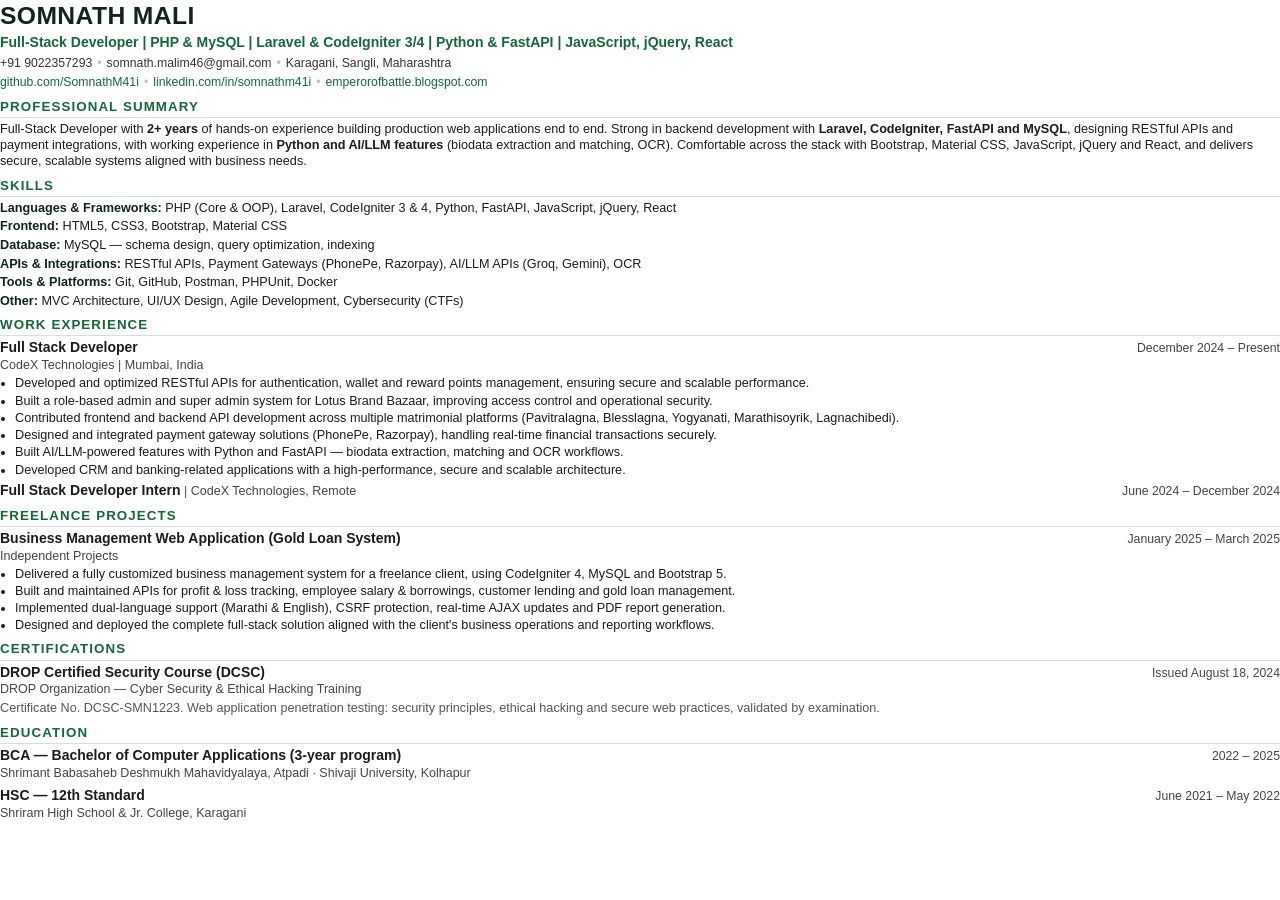
<file: resume-src.html>
<!DOCTYPE html>
<html lang="en">
<head>
<meta charset="utf-8">
<meta name="robots" content="noindex">
<title>Somnath Mali — Full-Stack Developer</title>
<style>
  @page { size: A4; margin: 13mm 14mm; }

  * { box-sizing: border-box; }

  html, body {
    margin: 0;
    padding: 0;
  }

  body {
    font-family: "Helvetica Neue", Helvetica, Arial, "Liberation Sans", sans-serif;
    font-size: 9.5pt;
    line-height: 1.28;
    color: #1b1b1b;
  }

  a { color: #14663c; text-decoration: none; }

  h1 {
    font-size: 18.5pt;
    letter-spacing: 0.4px;
    margin: 0 0 2px;
    color: #10241a;
  }

  .title {
    font-size: 10.5pt;
    font-weight: 600;
    color: #14663c;
    margin-bottom: 5px;
  }

  .contact {
    font-size: 9.2pt;
    color: #333;
    margin-bottom: 3px;
  }

  .contact span { white-space: nowrap; }

  .sep { color: #bbb; padding: 0 5px; }

  h2 {
    font-size: 10pt;
    text-transform: uppercase;
    letter-spacing: 1.1px;
    color: #14663c;
    margin: 7px 0 3px;
    padding-bottom: 2px;
    border-bottom: 1px solid #d6ded9;
    break-after: avoid;
    page-break-after: avoid;
  }

  h2:first-of-type { margin-top: 7px; }

  p { margin: 0 0 3px; }

  ul {
    margin: 2px 0 0;
    padding-left: 15px;
  }

  li { margin-bottom: 1px; }

  .job-head {
    display: flex;
    justify-content: space-between;
    align-items: baseline;
    gap: 10px;
  }

  .job-title { font-weight: 700; font-size: 10.5pt; }

  .job-where { font-size: 9.4pt; color: #444; }

  .job-when {
    font-size: 9.2pt;
    color: #444;
    white-space: nowrap;
    text-align: right;
  }

  .skills p { margin: 0 0 2.5px; }

  .skills b { color: #10241a; }

  .muted { color: #555; }

  .avoid-break { break-inside: avoid; page-break-inside: avoid; }
</style>
</head>
<body>

<h1>SOMNATH MALI</h1>
<div class="title">Full-Stack Developer | PHP &amp; MySQL | Laravel &amp; CodeIgniter 3/4 | Python &amp; FastAPI | JavaScript, jQuery, React</div>
<div class="contact">
  <span>+91 9022357293</span><span class="sep">•</span><span>somnath.malim46@gmail.com</span><span class="sep">•</span><span>Karagani, Sangli, Maharashtra</span>
</div>
<div class="contact">
  <span><a href="https://github.com/SomnathM41i">github.com/SomnathM41i</a></span><span class="sep">•</span><span><a href="https://linkedin.com/in/somnathm41i">linkedin.com/in/somnathm41i</a></span><span class="sep">•</span><span><a href="https://emperorofbattle.blogspot.com">emperorofbattle.blogspot.com</a></span>
</div>

<h2>Professional Summary</h2>
<p>Full-Stack Developer with <b>2+ years</b> of hands-on experience building production web applications end to end.
Strong in backend development with <b>Laravel, CodeIgniter, FastAPI and MySQL</b>, designing RESTful APIs and payment
integrations, with working experience in <b>Python and AI/LLM features</b> (biodata extraction and matching, OCR).
Comfortable across the stack with Bootstrap, Material CSS, JavaScript, jQuery and React, and delivers
secure, scalable systems aligned with business needs.</p>

<h2 class="skills">Skills</h2>
<div class="skills">
  <p><b>Languages &amp; Frameworks:</b> PHP (Core &amp; OOP), Laravel, CodeIgniter 3 &amp; 4, Python, FastAPI, JavaScript, jQuery, React</p>
  <p><b>Frontend:</b> HTML5, CSS3, Bootstrap, Material CSS</p>
  <p><b>Database:</b> MySQL — schema design, query optimization, indexing</p>
  <p><b>APIs &amp; Integrations:</b> RESTful APIs, Payment Gateways (PhonePe, Razorpay), AI/LLM APIs (Groq, Gemini), OCR</p>
  <p><b>Tools &amp; Platforms:</b> Git, GitHub, Postman, PHPUnit, Docker</p>
  <p><b>Other:</b> MVC Architecture, UI/UX Design, Agile Development, Cybersecurity (CTFs)</p>
</div>

<h2>Work Experience</h2>
<div class="avoid-break">
  <div class="job-head">
    <div>
      <div class="job-title">Full Stack Developer</div>
      <div class="job-where">CodeX Technologies | Mumbai, India</div>
    </div>
    <div class="job-when">December 2024 – Present</div>
  </div>
  <ul>
    <li>Developed and optimized RESTful APIs for authentication, wallet and reward points management, ensuring secure and scalable performance.</li>
    <li>Built a role-based admin and super admin system for Lotus Brand Bazaar, improving access control and operational security.</li>
    <li>Contributed frontend and backend API development across multiple matrimonial platforms (Pavitralagna, Blesslagna, Yogyanati, Marathisoyrik, Lagnachibedi).</li>
    <li>Designed and integrated payment gateway solutions (PhonePe, Razorpay), handling real-time financial transactions securely.</li>
    <li>Built AI/LLM-powered features with Python and FastAPI — biodata extraction, matching and OCR workflows.</li>
    <li>Developed CRM and banking-related applications with a high-performance, secure and scalable architecture.</li>
  </ul>
  <div class="job-head" style="margin-top:4px">
    <div><span class="job-title">Full Stack Developer Intern</span> <span class="job-where">| CodeX Technologies, Remote</span></div>
    <div class="job-when">June 2024 – December 2024</div>
  </div>
</div>

<h2>Freelance Projects</h2>
<div class="avoid-break">
  <div class="job-head">
    <div>
      <div class="job-title">Business Management Web Application (Gold Loan System)</div>
      <div class="job-where">Independent Projects</div>
    </div>
    <div class="job-when">January 2025 – March 2025</div>
  </div>
  <ul>
    <li>Delivered a fully customized business management system for a freelance client, using CodeIgniter 4, MySQL and Bootstrap 5.</li>
    <li>Built and maintained APIs for profit &amp; loss tracking, employee salary &amp; borrowings, customer lending and gold loan management.</li>
    <li>Implemented dual-language support (Marathi &amp; English), CSRF protection, real-time AJAX updates and PDF report generation.</li>
    <li>Designed and deployed the complete full-stack solution aligned with the client's business operations and reporting workflows.</li>
  </ul>
</div>

<h2>Certifications</h2>
<div class="avoid-break">
  <div class="job-head">
    <div>
      <div class="job-title">DROP Certified Security Course (DCSC)</div>
      <div class="job-where">DROP Organization — Cyber Security &amp; Ethical Hacking Training</div>
    </div>
    <div class="job-when">Issued August 18, 2024</div>
  </div>
  <p class="muted" style="margin-top:3px">Certificate No. DCSC-SMN1223. Web application penetration testing: security principles, ethical hacking and secure web practices, validated by examination.</p>
</div>

<h2>Education</h2>
<div class="avoid-break">
  <div class="job-head">
    <div>
      <div class="job-title">BCA — Bachelor of Computer Applications (3-year program)</div>
      <div class="job-where">Shrimant Babasaheb Deshmukh Mahavidyalaya, Atpadi · Shivaji University, Kolhapur</div>
    </div>
    <div class="job-when">2022 – 2025</div>
  </div>
</div>
<div class="avoid-break" style="margin-top:6px">
  <div class="job-head">
    <div>
      <div class="job-title">HSC — 12th Standard</div>
      <div class="job-where">Shriram High School &amp; Jr. College, Karagani</div>
    </div>
    <div class="job-when">June 2021 – May 2022</div>
  </div>
</div>

</body>
</html>
</file>
<file: css/style.css>
:root {
  --bg:        #0d1117;
  --bg2:       #161b22;
  --bg3:       #1c2128;
  --green:     #00ff9d;
  --green-dim: #00cc7a;
  --green-glow:rgba(0,255,157,0.15);
  --green-soft:rgba(0,255,157,0.06);
  --border:    #30363d;
  --border2:   #21262d;
  --text:      #e6edf3;
  --text-muted:#9da7b3;
  --text-dim:  #6e7681;
  --red:       #f85149;
  --yellow:    #e3b341;
  --blue:      #58a6ff;
  --font-mono: 'Courier New', Courier, monospace;
  --font-sans: 'Segoe UI', system-ui, -apple-system, sans-serif;
}

*,*::before,*::after{box-sizing:border-box;margin:0;padding:0}
html{scroll-behavior:smooth}
body{font-family:var(--font-sans);background:var(--bg);color:var(--text);overflow-x:hidden;line-height:1.7}
body.no-scroll{overflow:hidden}
::selection{background:var(--green);color:#000}
a{color:var(--green);text-decoration:none;transition:color .2s}
a:hover{color:#fff}
a:focus-visible,button:focus-visible,input:focus-visible,textarea:focus-visible{outline:2px solid var(--green);outline-offset:2px;border-radius:4px}
::-webkit-scrollbar{width:4px}
::-webkit-scrollbar-track{background:var(--bg)}
::-webkit-scrollbar-thumb{background:var(--border);border-radius:2px}
::-webkit-scrollbar-thumb:hover{background:var(--green)}

/* NAV */
nav{position:fixed;top:0;left:0;right:0;z-index:960;background:rgba(13,17,23,.92);backdrop-filter:blur(12px);border-bottom:1px solid var(--border)}
.nav-inner{max-width:1200px;margin:0 auto;display:flex;align-items:center;justify-content:space-between;padding:0 32px;height:56px}
.brand-logo{font-family:var(--font-sans);font-size:19px;font-weight:800;color:var(--text);letter-spacing:-.4px;display:flex;align-items:center;gap:5px}
.brand-logo .brand-accent{color:var(--green)}
.nav-links{display:flex;list-style:none;gap:2px}
.nav-links a{display:block;padding:7px 14px;font-size:13.5px;font-family:var(--font-sans);color:var(--text-muted);border-radius:4px;transition:all .2s}
.nav-links a:hover,.nav-links a.active{color:var(--green);background:var(--green-soft)}
.hamburger{display:none;flex-direction:column;gap:5px;background:none;border:1px solid var(--border);padding:8px;border-radius:4px;cursor:pointer}
.hamburger span{display:block;width:18px;height:1.5px;background:var(--green);transition:.3s}
.hamburger.open span:nth-child(1){transform:translateY(6.5px) rotate(45deg)}
.hamburger.open span:nth-child(2){opacity:0}
.hamburger.open span:nth-child(3){transform:translateY(-6.5px) rotate(-45deg)}

/* HELPERS */
.section-wrap{max-width:1200px;margin:0 auto;padding:90px 32px}
.section-tag{font-family:var(--font-mono);font-size:12px;letter-spacing:2.5px;text-transform:uppercase;color:var(--green);margin-bottom:10px;display:flex;align-items:center;gap:8px}
.section-tag::before{content:'';display:inline-block;width:24px;height:1px;background:var(--green)}
.section-title{font-size:clamp(28px,4vw,44px);font-weight:700;color:var(--text);letter-spacing:-1px;margin-bottom:8px;line-height:1.1}
.section-title .accent{color:var(--green)}
.section-desc{font-size:16px;color:var(--text-muted);margin-bottom:48px;max-width:520px}
.section-sep{height:1px;background:var(--border);margin:0 32px}
section[id]{scroll-margin-top:64px}
.mobile-drawer,.drawer-backdrop{display:none}

/* PROFILE CARD */
.profile-card{background:var(--bg2);border:1px solid var(--border);border-radius:10px;overflow:hidden}
.profile-rows{display:grid;background:var(--bg)}
.profile-row{background:var(--bg2);display:flex;gap:12px;align-items:center;padding:13px 16px;border-bottom:1px solid var(--border2);transition:background .2s}
.profile-row:last-child{border-bottom:none}
.profile-row:hover{background:var(--bg3)}
.profile-row i{color:var(--green);width:34px;height:34px;display:flex;align-items:center;justify-content:center;background:var(--green-soft);border:1px solid rgba(0,255,157,.16);border-radius:7px;font-size:13px;flex-shrink:0}
.profile-row div{display:flex;flex-direction:column;gap:2px;min-width:0}
.profile-row strong{font-size:14px;font-weight:700;color:var(--text);letter-spacing:-.2px}
.profile-row span{font-size:12.5px;color:var(--text-muted);line-height:1.4}
.hero-skills{display:flex;flex-wrap:wrap;gap:6px;margin-top:14px}
.hero-skills .skill-tag{font-size:12px}

/* HERO */
.hero{min-height:100vh;padding-top:56px;display:flex;align-items:center;position:relative;overflow:hidden}
.hero::before{content:'';position:absolute;inset:0;background-image:linear-gradient(rgba(0,255,157,.025) 1px,transparent 1px),linear-gradient(90deg,rgba(0,255,157,.025) 1px,transparent 1px);background-size:44px 44px;pointer-events:none}
.hero::after{content:'';position:absolute;top:-200px;right:-200px;width:600px;height:600px;background:radial-gradient(ellipse,rgba(0,255,157,.05) 0%,transparent 65%);pointer-events:none}
.hero-grid{max-width:1200px;margin:0 auto;padding:60px 32px;display:grid;grid-template-columns:1fr 420px;gap:48px;align-items:center;position:relative;z-index:1}
.hero-status{display:flex;align-items:center;gap:10px;margin-bottom:28px}
.status-dot{width:8px;height:8px;border-radius:50%;background:var(--green);box-shadow:0 0 8px var(--green);animation:pulse 2s ease-in-out infinite}
@keyframes pulse{0%,100%{box-shadow:0 0 8px var(--green)}50%{box-shadow:0 0 18px var(--green),0 0 28px var(--green-glow)}}
.status-text{font-size:13px;color:var(--text-muted);letter-spacing:.4px}
.hero-name{font-size:clamp(52px,8vw,88px);font-weight:800;line-height:.95;letter-spacing:-3px;margin-bottom:10px}
.hero-name .first{color:var(--text)}.hero-name .last{color:var(--green);text-shadow:0 0 32px rgba(0,255,157,.25)}
.hero-role{font-size:14px;color:var(--text-muted);margin-bottom:28px;display:flex;align-items:center;gap:7px;flex-wrap:wrap}
.hero-role .sep{color:var(--border)}
.hero-role .tag{background:var(--green-soft);border:1px solid rgba(0,255,157,.18);color:var(--green);padding:3px 11px;border-radius:4px;font-size:12px}
.hero-story{font-size:16.5px;line-height:1.78;color:var(--text-muted);margin-bottom:36px;padding:18px 20px;background:var(--bg2);border-left:3px solid var(--green);border-radius:0 6px 6px 0}
.hero-story strong{color:var(--text)}.hero-story .hl{color:var(--green)}
.hero-btns{display:flex;gap:12px;flex-wrap:wrap}
.btn{display:inline-flex;align-items:center;gap:8px;padding:12px 24px;font-size:14px;font-weight:600;letter-spacing:.2px;border-radius:5px;transition:all .2s;border:none;text-decoration:none;cursor:pointer}
.btn-primary{background:var(--green);color:#000}
.btn-primary:hover{background:#fff;color:#000;box-shadow:0 0 22px rgba(0,255,157,.4)}
.btn-ghost{background:transparent;color:var(--green);border:1px solid rgba(0,255,157,.4)}
.btn-ghost:hover{background:var(--green-soft);border-color:var(--green);color:var(--green)}
.hero-stats{display:grid;grid-template-columns:repeat(3,1fr);gap:1px;background:var(--border);border:1px solid var(--border);border-radius:8px;overflow:hidden;margin-top:14px}
.hero-stat{background:var(--bg2);padding:16px;text-align:center;transition:background .2s}
.hero-stat:hover{background:var(--bg3)}
.hero-stat-num{display:block;white-space:nowrap;font-size:24px;font-weight:800;color:var(--green);font-family:var(--font-mono);text-shadow:0 0 18px rgba(0,255,157,.25)}
.hero-stat-label{display:block;font-size:11.5px;color:var(--text-muted);font-family:var(--font-mono);margin-top:3px;letter-spacing:.4px}
.scroll-cue{position:absolute;bottom:28px;left:50%;transform:translateX(-50%);display:flex;flex-direction:column;align-items:center;gap:5px;font-family:var(--font-mono);font-size:9px;letter-spacing:2px;color:var(--text-dim);text-transform:uppercase;animation:scue 2.5s ease-in-out infinite}
@keyframes scue{0%,100%{transform:translateX(-50%) translateY(0)}50%{transform:translateX(-50%) translateY(8px)}}

/* ABOUT */
#about{background:var(--bg)}
.about-grid{display:grid;grid-template-columns:1fr 310px;gap:48px;align-items:start}
.about-chapter-label{font-family:var(--font-mono);font-size:12px;letter-spacing:2px;color:var(--text-dim);text-transform:uppercase;margin-bottom:22px;display:flex;align-items:center;gap:8px}
.about-chapter-label i{color:var(--green)}
.story-para{font-size:16px;line-height:1.85;color:var(--text-muted);margin-bottom:16px;max-width:640px}
.story-para strong{color:var(--text)}.story-para .hl{color:var(--green);font-family:var(--font-mono);font-size:14px}
.pull-quote{border-top:1px solid var(--border);border-bottom:1px solid var(--border);padding:18px 0 18px 22px;margin:26px 0;font-size:17px;font-style:italic;line-height:1.62;color:var(--text);position:relative}
.pull-quote::before{content:'"';position:absolute;left:0;top:-8px;font-size:52px;color:var(--green);line-height:1;font-style:normal;opacity:.35}
.pull-quote cite{display:block;font-style:normal;font-size:12px;font-family:var(--font-mono);color:var(--text-dim);margin-top:10px}
.info-card{background:var(--bg2);border:1px solid var(--border);border-radius:8px;overflow:hidden;margin-bottom:10px}
.info-card-head{background:var(--bg3);padding:9px 14px;font-family:var(--font-mono);font-size:11.5px;letter-spacing:2px;color:var(--green);text-transform:uppercase;border-bottom:1px solid var(--border);display:flex;align-items:center;gap:6px}
.info-rows{padding:3px 0}
.info-row{display:flex;gap:10px;align-items:flex-start;padding:9px 14px;border-bottom:1px solid var(--border2);font-size:13.5px;color:var(--text-muted);transition:background .15s}
.info-row:last-child{border-bottom:none}.info-row:hover{background:var(--bg3)}
.info-row i{color:var(--green);width:13px;flex-shrink:0;margin-top:2px;font-size:12px}
.info-row a{color:var(--text-muted)}.info-row a:hover{color:var(--green)}
.info-date{color:var(--text-dim);font-size:11px}
.cert-dark{background:linear-gradient(135deg,#0d1f1a,#0a1628);border:1px solid rgba(0,255,157,.14);border-radius:8px;padding:16px;margin-bottom:10px;position:relative;overflow:hidden}
.cert-dark::before{content:'';position:absolute;top:-40px;right:-40px;width:90px;height:90px;background:radial-gradient(circle,rgba(0,255,157,.07),transparent);pointer-events:none}
.cert-dark-label{font-family:var(--font-mono);font-size:11px;letter-spacing:2px;color:var(--green);text-transform:uppercase;margin-bottom:8px}
.cert-dark-name{font-size:15px;font-weight:700;color:var(--text);margin-bottom:3px}
.cert-dark-sub{font-size:12.5px;color:var(--text-muted)}
.cert-dark-num{font-family:var(--font-mono);font-size:11px;color:var(--text-dim);margin-top:10px;padding-top:8px;border-top:1px solid rgba(0,255,157,.08)}

/* SKILLS */
#skills{background:var(--bg2)}
.skills-grid{display:grid;grid-template-columns:repeat(3,1fr);gap:1px;background:var(--border);border:1px solid var(--border);border-radius:8px;overflow:hidden}
.skill-cat{background:var(--bg2);padding:20px 18px;transition:background .2s}
.skill-cat:hover{background:var(--bg3)}
.skill-cat-head{display:flex;align-items:center;gap:8px;font-size:14px;font-weight:700;color:var(--text);margin-bottom:12px;padding-bottom:10px;border-bottom:1px solid var(--border2)}
.skill-cat-head i{color:var(--green);font-size:13px}
.skill-tags{display:flex;flex-wrap:wrap;gap:6px}
.skill-tag{font-family:var(--font-mono);font-size:12px;padding:4px 9px;background:var(--bg3);border:1px solid var(--border);color:var(--text-muted);border-radius:4px;transition:all .15s}
.skill-tag:hover{border-color:var(--green);color:var(--green);background:var(--green-soft)}
.skill-tag.primary{border-color:rgba(0,255,157,.28);color:var(--green);background:var(--green-soft)}
.skill-tag.cert{border-color:rgba(227,179,65,.28);color:var(--yellow);background:rgba(227,179,65,.05)}

/* EXPERIENCE */
#experience{background:var(--bg)}
.exp-timeline{position:relative;padding-left:30px}
.exp-timeline::before{content:'';position:absolute;left:5px;top:0;bottom:0;width:1px;background:var(--border)}
.exp-entry{position:relative;margin-bottom:52px}
.exp-entry:last-child{margin-bottom:0}
.exp-entry::before{content:'';position:absolute;left:-30px;top:8px;width:12px;height:12px;border-radius:50%;background:var(--bg);border:2px solid var(--green);box-shadow:0 0 10px rgba(0,255,157,.3)}
.exp-entry.past::before{border-color:var(--border);box-shadow:none}
.exp-meta{display:flex;align-items:center;gap:10px;flex-wrap:wrap;margin-bottom:8px}
.exp-badge{font-family:var(--font-mono);font-size:11px;padding:3px 10px;border-radius:4px;letter-spacing:.4px}
.exp-badge.current{background:rgba(0,255,157,.1);border:1px solid rgba(0,255,157,.3);color:var(--green)}
.exp-badge.freelance{background:rgba(227,179,65,.1);border:1px solid rgba(227,179,65,.3);color:var(--yellow)}
.exp-badge.intern{background:var(--bg2);border:1px solid var(--border);color:var(--text-muted)}
.exp-date{font-family:var(--font-mono);font-size:12px;color:var(--text-muted)}
.exp-title{font-size:22px;font-weight:700;color:var(--text);letter-spacing:-.3px;margin-bottom:4px}
.exp-company{font-size:14px;color:var(--green);font-family:var(--font-mono);margin-bottom:16px;display:flex;align-items:center;gap:6px}
.exp-company i{font-size:11px;color:var(--text-dim)}
.exp-items{display:grid;gap:7px}
.exp-item{background:var(--bg2);border:1px solid var(--border);border-left:3px solid var(--border);border-radius:0 6px 6px 0;padding:14px 16px;font-size:15px;color:var(--text-muted);line-height:1.7;transition:border-color .2s,background .2s;display:flex;gap:10px}
.exp-item:hover{border-left-color:var(--green);background:var(--bg3)}
.exp-item .arrow{color:var(--green);flex-shrink:0;font-family:var(--font-mono);font-size:14px}
.exp-item strong{color:var(--text)}
.exp-item .code{font-family:var(--font-mono);font-size:12.5px;color:var(--green);background:var(--green-soft);padding:1px 5px;border-radius:2px}
.exp-stack{display:flex;flex-wrap:wrap;gap:5px;margin-top:12px}
.stack-chip{font-family:var(--font-mono);font-size:11.5px;padding:3px 9px;background:#0d1f1a;border:1px solid rgba(0,255,157,.18);color:var(--green-dim);border-radius:3px}

/* PROJECTS */
#projects{background:var(--bg2)}
.projects-grid{display:grid;grid-template-columns:repeat(2,1fr);gap:16px}
.project-card{background:var(--bg);border:1px solid var(--border);border-radius:8px;overflow:hidden;transition:border-color .2s,transform .2s,box-shadow .2s;display:flex;flex-direction:column}
.project-card:hover{border-color:var(--green);transform:translateY(-3px);box-shadow:0 8px 30px rgba(0,255,157,.07)}
.project-card.ai-project{border-color:rgba(168,85,247,.3);background:linear-gradient(135deg,var(--bg),rgba(168,85,247,.03))}
.project-card.ai-project:hover{border-color:#a855f7;box-shadow:0 8px 40px rgba(168,85,247,.15),0 0 60px rgba(168,85,247,.05);transform:translateY(-3px)}
.project-card.ai-project .project-status-badge.live{background:rgba(168,85,247,.12);border-color:rgba(168,85,247,.35);color:#c084fc}
.project-card.ai-project .project-status-badge.live::before{content:'⚡ AI ';font-size:7px}
.project-card-top{padding:18px 18px 0;display:flex;justify-content:space-between;align-items:flex-start}
.project-status-badge{font-family:var(--font-mono);font-size:10px;letter-spacing:1.5px;text-transform:uppercase;padding:4px 9px;border-radius:4px}
.project-status-badge.live{background:rgba(39,201,63,.1);border:1px solid rgba(39,201,63,.28);color:#27c93f}
.project-status-badge.live::before{content:'● ';font-size:7px}
.project-status-badge.prod{background:var(--green-soft);border:1px solid rgba(0,255,157,.2);color:var(--green)}
.project-status-badge.client{background:rgba(227,179,65,.08);border:1px solid rgba(227,179,65,.2);color:var(--yellow)}
.project-icon-wrap{width:40px;height:40px;background:var(--bg2);border:1px solid var(--border);border-radius:8px;display:flex;align-items:center;justify-content:center;color:var(--green);font-size:17px;flex-shrink:0}
.project-body{padding:14px 18px 18px;flex:1;display:flex;flex-direction:column}
.project-name{font-size:18px;font-weight:700;color:var(--text);margin-bottom:8px;letter-spacing:-.2px}
.project-story{font-size:14.5px;line-height:1.65;color:var(--text-muted);margin-bottom:12px;flex:1}
.project-impact{font-family:var(--font-mono);font-size:12px;color:var(--green);background:var(--green-soft);border:1px solid rgba(0,255,157,.1);border-radius:4px;padding:7px 10px;margin-bottom:12px;line-height:1.5}
.project-tags{display:flex;flex-wrap:wrap;gap:4px;margin-bottom:12px}
.project-tag{font-family:var(--font-mono);font-size:11px;padding:3px 8px;background:var(--bg2);border:1px solid var(--border);color:var(--text-muted);border-radius:3px}
.project-links{display:flex;gap:8px}
.project-link{font-family:var(--font-mono);font-size:12px;color:var(--text-muted);display:flex;align-items:center;gap:5px;padding:6px 12px;background:var(--bg2);border:1px solid var(--border);border-radius:4px;transition:all .15s;text-decoration:none}
.project-link:hover{color:var(--green);border-color:var(--green);background:var(--green-soft)}

/* CERTIFICATIONS */
#certifications{background:var(--bg)}
.cert-grid{display:grid;grid-template-columns:repeat(2,1fr);gap:14px}
.cert-block{background:var(--bg2);border:1px solid var(--border);border-radius:8px;padding:26px;transition:border-color .2s,box-shadow .2s;position:relative;overflow:hidden}
.cert-block::before{content:'';position:absolute;top:0;left:0;right:0;height:2px;background:linear-gradient(90deg,var(--green),transparent)}
.cert-block:hover{border-color:rgba(0,255,157,.3);box-shadow:0 0 24px rgba(0,255,157,.05)}
.cert-icon-wrap{width:46px;height:46px;background:var(--green-soft);border:1px solid rgba(0,255,157,.2);border-radius:10px;display:flex;align-items:center;justify-content:center;color:var(--green);font-size:19px;margin-bottom:14px}
.cert-name{font-size:19px;font-weight:700;color:var(--text);margin-bottom:4px}
.cert-issuer{font-family:var(--font-mono);font-size:12px;color:var(--green);margin-bottom:12px;letter-spacing:.5px}
.cert-story{font-size:14.5px;line-height:1.7;color:var(--text-muted);margin-bottom:14px}
.cert-id{font-family:var(--font-mono);font-size:11.5px;color:var(--text-dim);padding-top:12px;border-top:1px solid var(--border2)}

/* CONTACT */
#contact{background:var(--bg2)}
.contact-grid{display:grid;grid-template-columns:1fr 420px;gap:52px;align-items:start}
.contact-story{font-size:16.5px;line-height:1.78;color:var(--text-muted);margin-bottom:24px}
.contact-story strong{color:var(--text)}.contact-story .hl{color:var(--green)}
.contact-channels{display:grid;grid-template-columns:1fr 1fr;gap:7px;margin-bottom:20px}
.channel-btn{display:flex;align-items:center;gap:10px;background:var(--bg);border:1px solid var(--border);border-radius:6px;padding:12px 14px;font-size:14px;color:var(--text-muted);text-decoration:none;transition:all .2s}
.channel-btn:hover{border-color:var(--green);color:var(--green);background:var(--green-soft)}
.channel-btn i{color:var(--green);width:13px;font-size:13px;flex-shrink:0}
.social-row{display:flex;gap:7px;margin-top:4px}
.social-btn{width:40px;height:40px;background:var(--bg);border:1px solid var(--border);border-radius:6px;display:flex;align-items:center;justify-content:center;color:var(--text-muted);font-size:15px;transition:all .2s;text-decoration:none}
.social-btn:hover{border-color:var(--green);color:var(--green);background:var(--green-soft);box-shadow:0 0 12px rgba(0,255,157,.12)}
.contact-form{background:var(--bg);border:1px solid var(--border);border-radius:8px;overflow:hidden}
.form-head{background:var(--bg3);padding:11px 18px;font-family:var(--font-mono);font-size:11.5px;letter-spacing:2px;color:var(--green);text-transform:uppercase;border-bottom:1px solid var(--border);display:flex;align-items:center;gap:7px}
.form-body{padding:20px 18px}
.form-group{margin-bottom:14px}
.form-group label{display:block;font-size:12.5px;font-weight:600;letter-spacing:.3px;text-transform:uppercase;color:var(--text-muted);margin-bottom:6px}
.form-group input,.form-group textarea{width:100%;background:var(--bg2);border:1px solid var(--border);border-radius:4px;padding:10px 12px;font-size:14.5px;font-family:var(--font-sans);color:var(--text);outline:none;transition:border-color .2s,box-shadow .2s}
.form-group input:focus,.form-group textarea:focus{border-color:var(--green);box-shadow:0 0 0 3px rgba(0,255,157,.07)}
.form-group input::placeholder,.form-group textarea::placeholder{color:var(--text-dim)}
.form-group textarea{resize:vertical;min-height:100px}
.form-submit{width:100%;background:var(--green);color:#000;border:none;border-radius:5px;padding:13px;font-size:14px;font-weight:700;letter-spacing:.4px;cursor:pointer;transition:all .2s;display:flex;align-items:center;justify-content:center;gap:8px}
.form-submit:hover{background:#fff;box-shadow:0 0 20px rgba(0,255,157,.3)}
.form-status{margin-top:12px;padding:10px 12px;border-radius:4px;font-size:13px;display:none}
.form-status.success{display:block;background:rgba(39,201,63,.1);border:1px solid rgba(39,201,63,.28);color:#27c93f}
.form-status.error{display:block;background:rgba(248,81,73,.1);border:1px solid rgba(248,81,73,.28);color:var(--red)}

/* FOOTER */
footer{background:var(--bg);border-top:1px solid var(--border);padding:26px 32px}
.footer-inner{max-width:1200px;margin:0 auto;display:flex;justify-content:space-between;align-items:center;flex-wrap:wrap;gap:12px}
.footer-logo{font-size:16px;font-weight:800;color:var(--text);letter-spacing:-.3px;display:flex;align-items:center;gap:5px}
.footer-logo .brand-accent{color:var(--green)}
.footer-tagline{font-size:13px;color:var(--text-muted)}
.footer-copy{font-family:var(--font-mono);font-size:12px;color:var(--text-muted);letter-spacing:.4px}

/* REVEAL */
.reveal{transition:opacity .65s ease,transform .65s ease}
.js .reveal{opacity:0;transform:translateY(22px)}
.reveal.visible{opacity:1;transform:none}
.d1{transition-delay:.1s}.d2{transition-delay:.2s}.d3{transition-delay:.3s}.d4{transition-delay:.4s}.d5{transition-delay:.5s}

/* ============ UX / ENGAGEMENT (added) ============ */

/* Perf: skip off-screen paint for below-fold sections */
section[id]:not(#home){content-visibility:auto;contain-intrinsic-size:900px}

/* Scroll progress */
.scroll-progress{position:fixed;top:0;left:0;height:3px;width:0;background:linear-gradient(90deg,var(--green-dim),var(--green));z-index:1000;box-shadow:0 0 12px var(--green-glow)}

/* Nav CTA */
.nav-cta{margin-left:6px}
.btn-nav{display:inline-flex;align-items:center;gap:6px;background:var(--green);color:#000;font-family:var(--font-mono);font-size:12.5px;font-weight:700;letter-spacing:.4px;padding:7px 14px;border-radius:4px;transition:all .2s;text-decoration:none}
.btn-nav:hover{background:#fff;color:#000;box-shadow:0 0 18px rgba(0,255,157,.4)}

/* Hero value-prop + typewriter */
.hero-proclaim{font-size:clamp(19px,2.6vw,26px);font-weight:700;color:var(--text);margin-bottom:10px;line-height:1.35;max-width:680px;letter-spacing:-.4px}
.hero-proclaim .hl{color:var(--green)}
.type-line{font-family:var(--font-mono);font-size:14.5px;color:var(--green-dim);min-height:24px;margin-bottom:20px}
.type-cursor{display:inline-block;width:8px;height:16px;background:var(--green);vertical-align:-2px;margin-left:3px;animation:blink 1s step-end infinite}
@keyframes blink{50%{opacity:0}}

/* Terminal hint chip */
.terminal-hint{display:inline-flex;align-items:center;gap:9px;font-family:var(--font-mono);font-size:12px;color:var(--text-dim);border:1px dashed var(--border);border-radius:22px;padding:7px 15px;margin-top:16px;cursor:pointer;background:none;transition:all .2s}
.terminal-hint:hover,.terminal-hint:focus-visible{border-color:var(--green);color:var(--green);background:var(--green-soft)}
.terminal-hint kbd{background:var(--bg3);border:1px solid var(--border);border-bottom-width:2px;border-radius:4px;padding:1px 7px;font-family:var(--font-mono);font-size:11px;color:var(--text)}

/* Chapter numbers + up-next */
.chapter-num{font-family:var(--font-mono);font-size:11px;color:var(--text-dim);border:1px solid var(--border);border-radius:4px;padding:2px 7px;letter-spacing:1px}
.up-next{display:inline-flex;align-items:center;gap:8px;margin-top:36px;font-family:var(--font-mono);font-size:12px;color:var(--text-dim);text-decoration:none;transition:color .2s}
.up-next:hover{color:var(--green)}
.up-next::after{content:'\2192';transition:transform .2s}
.up-next:hover::after{transform:translateX(4px)}

/* Now strip */
.now-strip{background:linear-gradient(90deg,rgba(0,255,157,.05),transparent);border:1px solid rgba(0,255,157,.16);border-radius:8px;padding:15px 18px;display:flex;align-items:center;gap:12px;flex-wrap:wrap;font-size:14px;color:var(--text-muted)}
.now-dot{width:8px;height:8px;border-radius:50%;background:var(--green);box-shadow:0 0 8px var(--green);animation:pulse 2s ease-in-out infinite;flex-shrink:0}
.now-label{font-family:var(--font-mono);font-size:11px;letter-spacing:2px;color:var(--green);text-transform:uppercase;flex-shrink:0}
.now-text strong{color:var(--text)}

/* Stats band (by the numbers) */
.stats-band{background:var(--bg2);border:1px solid var(--border);border-radius:10px;display:grid;grid-template-columns:repeat(4,1fr);overflow:hidden;margin-top:8px}
.stat-cell{padding:30px 20px;text-align:center;border-right:1px solid var(--border)}
.stat-cell:last-child{border-right:none}
.stat-num{font-family:var(--font-mono);font-size:clamp(30px,4vw,46px);font-weight:800;color:var(--green);text-shadow:0 0 24px rgba(0,255,157,.2)}
.stat-label{font-size:11.5px;color:var(--text-muted);font-family:var(--font-mono);letter-spacing:.6px;margin-top:7px;text-transform:uppercase}

/* Testimonials */
.testimonial-grid{display:grid;grid-template-columns:repeat(2,1fr);gap:14px}
.testimonial-card{background:var(--bg2);border:1px solid var(--border);border-radius:8px;padding:22px;position:relative;overflow:hidden;transition:border-color .2s}
.testimonial-card:hover{border-color:rgba(0,255,157,.3)}
.testimonial-card::before{content:'\201C';position:absolute;top:2px;right:16px;font-size:64px;color:var(--green);opacity:.16;font-family:Georgia,serif;line-height:1}
.testimonial-quote{font-size:14.5px;line-height:1.7;color:var(--text-muted);margin-bottom:18px}
.testimonial-who{font-family:var(--font-mono);font-size:12.5px;color:var(--green)}
.testimonial-role{font-family:var(--font-mono);font-size:11px;color:var(--text-dim);margin-top:3px}

/* Blog strip */
.blog-grid{display:grid;grid-template-columns:repeat(3,1fr);gap:14px}
.blog-card{background:var(--bg2);border:1px solid var(--border);border-radius:8px;padding:20px;display:flex;flex-direction:column;gap:8px;text-decoration:none;transition:all .2s;position:relative}
.blog-card:hover{border-color:var(--green);transform:translateY(-3px);box-shadow:0 8px 30px rgba(0,255,157,.07)}
.blog-date{font-family:var(--font-mono);font-size:11px;color:var(--text-dim);display:flex;align-items:center;gap:8px}
.new-badge{background:var(--green);color:#000;font-size:9px;font-weight:700;letter-spacing:1px;padding:2px 7px;border-radius:3px;font-family:var(--font-mono)}
.blog-title{font-size:15.5px;font-weight:700;color:var(--text);line-height:1.4}
.blog-snippet{font-size:13px;color:var(--text-muted);line-height:1.6;flex:1}
.blog-link{font-family:var(--font-mono);font-size:12px;color:var(--green);display:flex;align-items:center;gap:6px}

/* GitHub activity strip */
.gh-strip{display:grid;gap:8px}
.gh-item{display:flex;align-items:center;gap:12px;background:var(--bg2);border:1px solid var(--border);border-radius:6px;padding:11px 14px;font-size:13.5px;color:var(--text-muted);text-decoration:none;transition:all .15s}
.gh-item:hover{border-color:var(--green);background:var(--bg3)}
.gh-icon{width:30px;height:30px;border-radius:6px;background:var(--green-soft);border:1px solid rgba(0,255,157,.16);color:var(--green);display:flex;align-items:center;justify-content:center;font-size:13px;flex-shrink:0}
.gh-text{flex:1;min-width:0}
.gh-repo{font-family:var(--font-mono);font-size:12px;color:var(--green)}
.gh-meta{font-size:11px;color:var(--text-dim)}

/* Project art band */
.project-visuals{position:relative;overflow:hidden;height:150px;display:flex;align-items:center;justify-content:center;border-bottom:1px solid var(--border)}
.project-art{position:absolute;inset:0;display:flex;align-items:center;justify-content:center;font-family:var(--font-mono);font-size:54px;font-weight:800;color:rgba(255,255,255,.92);letter-spacing:1px;transition:transform .4s ease}
.project-card:hover .project-art{transform:scale(1.06)}
.project-art::after{content:'';position:absolute;top:0;left:-120%;width:60%;height:100%;background:linear-gradient(105deg,transparent,rgba(255,255,255,.14),transparent);transition:left .6s ease}
.project-card:hover .project-art::after{left:130%}
.project-card:nth-child(1) .project-art{background:linear-gradient(135deg,#150e33,#3b1566)}
.project-card:nth-child(2) .project-art{background:linear-gradient(135deg,#07291f,#0f5132)}
.project-card:nth-child(3) .project-art{background:linear-gradient(135deg,#33250a,#7a4d0b)}
.project-card:nth-child(4) .project-art{background:linear-gradient(135deg,#0a2638,#0b5d7a)}
.project-card:nth-child(5) .project-art{background:linear-gradient(135deg,#2a0a38,#5d0b7a)}
.project-card:nth-child(6) .project-art{background:linear-gradient(135deg,#33180b,#7a3d0b)}
.case-btn{margin-left:auto}

/* Case-study modal */
.modal-overlay{position:fixed;inset:0;z-index:1200;background:rgba(5,8,12,.82);backdrop-filter:blur(6px);display:flex;align-items:center;justify-content:center;padding:24px;opacity:0;visibility:hidden;transition:opacity .25s,visibility .25s}
.modal-overlay.open{opacity:1;visibility:visible}
.modal{background:var(--bg2);border:1px solid var(--border);border-radius:12px;max-width:760px;width:100%;max-height:84vh;overflow-y:auto;transform:translateY(18px) scale(.98);transition:transform .25s;box-shadow:0 30px 90px rgba(0,0,0,.6)}
.modal-overlay.open .modal{transform:none}
.modal-head{position:sticky;top:0;background:var(--bg3);border-bottom:1px solid var(--border);padding:16px 22px;display:flex;align-items:center;justify-content:space-between;gap:12px;z-index:1}
.modal-title{font-size:19px;font-weight:800;color:var(--text)}
.modal-close{background:none;border:1px solid var(--border);color:var(--text-muted);width:34px;height:34px;border-radius:6px;cursor:pointer;font-size:16px;display:flex;align-items:center;justify-content:center;transition:all .2s;flex-shrink:0}
.modal-close:hover{border-color:var(--green);color:var(--green)}
.modal-body{padding:24px 22px}
.case-block{display:grid;gap:14px}
.case-row{background:var(--bg);border:1px solid var(--border);border-left:3px solid var(--green);border-radius:0 6px 6px 0;padding:14px 16px}
.case-label{font-family:var(--font-mono);font-size:10.5px;letter-spacing:2px;color:var(--green);text-transform:uppercase;margin-bottom:6px}
.case-text{font-size:14.5px;line-height:1.7;color:var(--text-muted)}
.case-tags{display:flex;flex-wrap:wrap;gap:5px;margin-top:16px}
.modal-actions{display:flex;gap:10px;margin-top:18px;flex-wrap:wrap}

/* Back to top */
.back-to-top{position:fixed;right:22px;bottom:22px;z-index:900;width:44px;height:44px;border-radius:10px;background:var(--bg3);border:1px solid var(--border);color:var(--green);font-size:16px;cursor:pointer;display:flex;align-items:center;justify-content:center;opacity:0;visibility:hidden;transform:translateY(12px);transition:all .25s}
.back-to-top.show{opacity:1;visibility:visible;transform:none}
.back-to-top:hover{border-color:var(--green);box-shadow:0 0 16px rgba(0,255,157,.2)}

/* Copy email chip feedback */
.channel-btn.copied{border-color:var(--green);color:var(--green);background:var(--green-soft)}

/* Welcome-back toast */
.welcome-toast{position:fixed;bottom:22px;left:22px;z-index:1100;max-width:350px;background:var(--bg2);border:1px solid rgba(0,255,157,.25);border-radius:10px;padding:16px 18px;box-shadow:0 18px 50px rgba(0,0,0,.5);transform:translateY(130%);transition:transform .45s cubic-bezier(.22,1,.36,1)}
.welcome-toast.show{transform:none}
.welcome-title{font-size:14.5px;font-weight:700;color:var(--text);margin-bottom:4px}
.welcome-title span{color:var(--green)}
.welcome-sub{font-size:12.5px;color:var(--text-muted);line-height:1.6}
.welcome-list{font-size:13px;color:var(--text-muted);line-height:1.7;margin-top:8px}
.welcome-list li{margin-left:18px}
.welcome-close{margin-top:12px;background:none;border:1px solid var(--border);color:var(--text-muted);font-size:12px;padding:4px 12px;border-radius:4px;cursor:pointer;font-family:var(--font-mono);transition:all .2s}
.welcome-close:hover{border-color:var(--green);color:var(--green)}

/* Command terminal */
.terminal-overlay{position:fixed;inset:0;z-index:1300;background:rgba(5,8,12,.85);backdrop-filter:blur(6px);display:flex;align-items:center;justify-content:center;padding:20px;opacity:0;visibility:hidden;transition:opacity .25s,visibility .25s}
.terminal-overlay.open{opacity:1;visibility:visible}
.terminal{width:min(680px,96vw);max-height:78vh;background:#0a0f14;border:1px solid var(--border);border-radius:12px;overflow:hidden;box-shadow:0 30px 90px rgba(0,0,0,.7);display:flex;flex-direction:column;font-family:var(--font-mono)}
.terminal-head{background:var(--bg3);padding:10px 14px;display:flex;align-items:center;gap:8px;border-bottom:1px solid var(--border);font-size:12px;color:var(--text-muted)}
.term-dot{width:10px;height:10px;border-radius:50%}
.term-dot.r{background:#ff5f56}.term-dot.y{background:#ffbd2e}.term-dot.g{background:#27c93f}
.term-title{margin-left:8px;letter-spacing:.5px}
.terminal-body{padding:16px;overflow-y:auto;flex:1;font-size:13px;line-height:1.7;color:var(--green);min-height:200px}
.term-line{margin-bottom:6px;white-space:pre-wrap;word-break:break-word}
.term-prompt{color:var(--green);font-weight:700}
.term-command{color:var(--text)}
.term-output{color:var(--text-muted)}
.term-output .hl{color:var(--green)}
.term-output .dim{color:var(--text-dim)}
.terminal-input-row{display:flex;align-items:center;gap:8px;border-top:1px solid var(--border);padding:10px 14px;background:var(--bg3)}
.term-prompt-sign{color:var(--green);font-weight:700;font-size:13px}
.terminal-input{flex:1;background:none;border:none;outline:none;color:var(--text);font-family:var(--font-mono);font-size:13px}
.terminal-input::placeholder{color:var(--text-dim)}

/* Visitor badge / streak */
.visitor-badge{font-family:var(--font-mono);font-size:12px;color:var(--text-dim)}
.visitor-badge b{color:var(--green)}
.streak-chip{font-family:var(--font-mono);font-size:12px;color:var(--yellow);border:1px solid rgba(227,179,65,.3);background:rgba(227,179,65,.06);padding:3px 10px;border-radius:20px}

/* Footer additions */
.footer-meta{display:flex;align-items:center;gap:14px;flex-wrap:wrap}
.footer-note{font-family:var(--font-mono);font-size:11.5px;color:var(--text-dim)}
.footer-cta{font-size:13px;color:var(--text-muted)}
.footer-cta strong{color:var(--green)}

/* Ambient effects */
.cursor-glow{position:fixed;width:420px;height:420px;border-radius:50%;background:radial-gradient(circle,rgba(0,255,157,.055),transparent 60%);pointer-events:none;z-index:0;transform:translate(-50%,-50%);opacity:0;transition:opacity .5s}
.cursor-glow.on{opacity:1}
.hero.anim-grid::before{animation:gridDrift 30s linear infinite}
@keyframes gridDrift{to{background-position:0 44px,44px 0}}

/* Matrix rain */
.matrix-overlay{position:fixed;inset:0;z-index:1400;background:#000;display:none}
.matrix-overlay.on{display:block}
.matrix-overlay canvas{display:block;width:100%;height:100%}
.matrix-close{position:absolute;top:14px;right:18px;z-index:2;background:none;border:1px solid #0f0;color:#0f0;font-family:var(--font-mono);font-size:12px;padding:6px 14px;border-radius:4px;cursor:pointer}

/* Reduced motion — respect user preference */
@media (prefers-reduced-motion:reduce){
  html{scroll-behavior:auto}
  *,*::before,*::after{animation:none!important;transition:none!important}
  .js .reveal{opacity:1;transform:none}
  .type-cursor{animation:none;opacity:1}
  .hero.anim-grid::before{animation:none}
}
</file>
<file: css/responsive.css>
@media(max-width:960px){
  .hero-grid{grid-template-columns:1fr;gap:32px;padding:40px 24px}
  .about-grid{grid-template-columns:1fr;gap:32px}
  .skills-grid{grid-template-columns:repeat(2,1fr)}
  .projects-grid{grid-template-columns:1fr}
  .cert-grid{grid-template-columns:1fr}
  .contact-grid{grid-template-columns:1fr;gap:32px}
  .contact-channels{grid-template-columns:1fr}
  .section-wrap{padding:70px 24px}
  .hamburger{display:flex;min-width:44px;min-height:44px;justify-content:center;align-items:center;z-index:1}
  .nav-inner{padding:0 24px}
  .nav-links{display:none}
  .hero{min-height:auto;padding:80px 0 40px}
  .hero-dense{display:grid;gap:14px;max-width:480px;margin:0 auto}
  .scroll-cue{display:none}

  /* MOBILE DRAWER */
  .mobile-drawer{display:flex;position:fixed;top:0;left:0;bottom:0;width:min(320px,86vw);z-index:950;flex-direction:column;background:linear-gradient(180deg,#161b22,#0d1117);border-right:1px solid var(--border);border-radius:0 16px 16px 0;box-shadow:24px 0 60px rgba(0,0,0,.55);transform:translateX(-105%);transition:transform .45s cubic-bezier(.22,1,.36,1);overflow:hidden}
  .mobile-drawer::before{content:'';position:absolute;top:-120px;left:-120px;width:340px;height:340px;background:radial-gradient(circle,rgba(0,255,157,.14),transparent 65%);pointer-events:none}
  .mobile-drawer::after{content:'';position:absolute;inset:0;background-image:linear-gradient(rgba(0,255,157,.03) 1px,transparent 1px),linear-gradient(90deg,rgba(0,255,157,.03) 1px,transparent 1px);background-size:36px 36px;pointer-events:none}
  .mobile-drawer.open{transform:translateX(0)}
  .drawer-backdrop{display:block;position:fixed;inset:0;z-index:940;background:rgba(0,0,0,.55);backdrop-filter:blur(4px);opacity:0;visibility:hidden;transition:opacity .3s ease,visibility .3s}
  .drawer-backdrop.open{opacity:1;visibility:visible}

  .drawer-head{display:flex;align-items:center;justify-content:space-between;padding:20px 20px 14px;border-bottom:1px solid var(--border2);position:relative;z-index:1}
  .drawer-brand{font-size:17px;font-weight:800;color:var(--text);letter-spacing:-.3px;display:flex;align-items:center;gap:5px}
  .drawer-brand .brand-accent{color:var(--green)}
  .drawer-status{display:flex;align-items:center;gap:7px;font-size:11.5px;font-weight:600;color:var(--green);background:var(--green-soft);border:1px solid rgba(0,255,157,.25);padding:5px 11px;border-radius:20px}
  .drawer-dot{width:7px;height:7px;border-radius:50%;background:var(--green);box-shadow:0 0 8px var(--green);animation:pulse 2s ease-in-out infinite}

  .drawer-links{list-style:none;display:flex;flex-direction:column;gap:3px;padding:18px 14px;flex:1;overflow-y:auto;justify-content:center;position:relative;z-index:1}
  .drawer-links li{opacity:0;transform:translateX(18px)}
  .mobile-drawer.open .drawer-links li{animation:navIn .45s cubic-bezier(.22,1,.36,1) forwards}
  .mobile-drawer.open .drawer-links li:nth-child(1){animation-delay:.06s}
  .mobile-drawer.open .drawer-links li:nth-child(2){animation-delay:.12s}
  .mobile-drawer.open .drawer-links li:nth-child(3){animation-delay:.18s}
  .mobile-drawer.open .drawer-links li:nth-child(4){animation-delay:.24s}
  .mobile-drawer.open .drawer-links li:nth-child(5){animation-delay:.30s}
  .mobile-drawer.open .drawer-links li:nth-child(6){animation-delay:.36s}
  @keyframes navIn{to{opacity:1;transform:none}}
  .drawer-links a{display:flex;align-items:center;gap:10px;padding:13px 16px;font-size:16px;font-weight:600;color:var(--text-muted);border-radius:8px;border-left:3px solid transparent;transition:all .2s}
  .drawer-links a::after{content:'\2192';margin-left:auto;font-size:15px;opacity:0;transform:translateX(-6px);transition:all .2s}
  .drawer-links a:hover{color:var(--green);background:var(--green-soft)}
  .drawer-links a:hover::after,.drawer-links a.active::after{opacity:1;transform:none}
  .drawer-links a.active{color:var(--green);border-left-color:var(--green);background:linear-gradient(90deg,rgba(0,255,157,.1),transparent)}

  .drawer-foot{border-top:1px solid var(--border2);padding:18px 20px 24px;display:grid;gap:14px;position:relative;z-index:1}
  .drawer-social{display:flex;gap:8px}
  .drawer-resume{display:flex;align-items:center;justify-content:center;gap:8px;background:var(--green);color:#000;font-weight:700;font-size:13.5px;border-radius:8px;padding:12px;transition:all .2s}
  .drawer-resume:hover{background:#fff;color:#000;box-shadow:0 0 20px rgba(0,255,157,.3)}
  .drawer-loc{display:flex;align-items:center;justify-content:center;gap:6px;font-size:12px;color:var(--text-muted)}
}

@media(max-width:580px){
  .hero-grid{padding:24px 16px;gap:24px}
  .nav-inner{padding:0 20px}
  .hero-stats{grid-template-columns:repeat(3,1fr)}
  .hero-stat{padding:12px}
  .hero-stat-num{font-size:24px}
  .hero-story{font-size:15px;padding:14px 16px}
  .status-text{font-size:12px}
  .hero-role{font-size:13px}
  .hero-role .tag{font-size:11.5px}
  .section-wrap{padding:50px 16px}
  .section-desc{font-size:15px;margin-bottom:28px}
  .profile-row{flex-wrap:wrap}
}

@media(max-width:480px){
  .skills-grid{grid-template-columns:1fr}
  .hero-stat-num{font-size:21px}
}

/* ============ UX / ENGAGEMENT responsive ============ */

@media(max-width:960px){
  .stats-band{grid-template-columns:repeat(2,1fr)}
  .stat-cell{border-right:none;border-bottom:1px solid var(--border)}
  .stat-cell:nth-child(odd){border-right:1px solid var(--border)}
  .stat-cell:nth-child(n+3){border-bottom:none}
  .testimonial-grid{grid-template-columns:1fr}
  .blog-grid{grid-template-columns:1fr}
  .terminal{max-height:74vh}
  .welcome-toast{left:16px;right:16px;max-width:none;bottom:16px}
  .project-visuals{height:120px}
  .case-btn{margin-left:0}
  .modal{padding:0}
}

@media(max-width:580px){
  .now-strip{font-size:13px;padding:13px 14px}
  .project-visuals{height:100px}
  .project-art{font-size:42px}
  .terminal-body{font-size:12px}
  .terminal{padding:0}
  .back-to-top{right:14px;bottom:14px;width:40px;height:40px}
  .stat-cell{padding:22px 12px}
}
</file>
